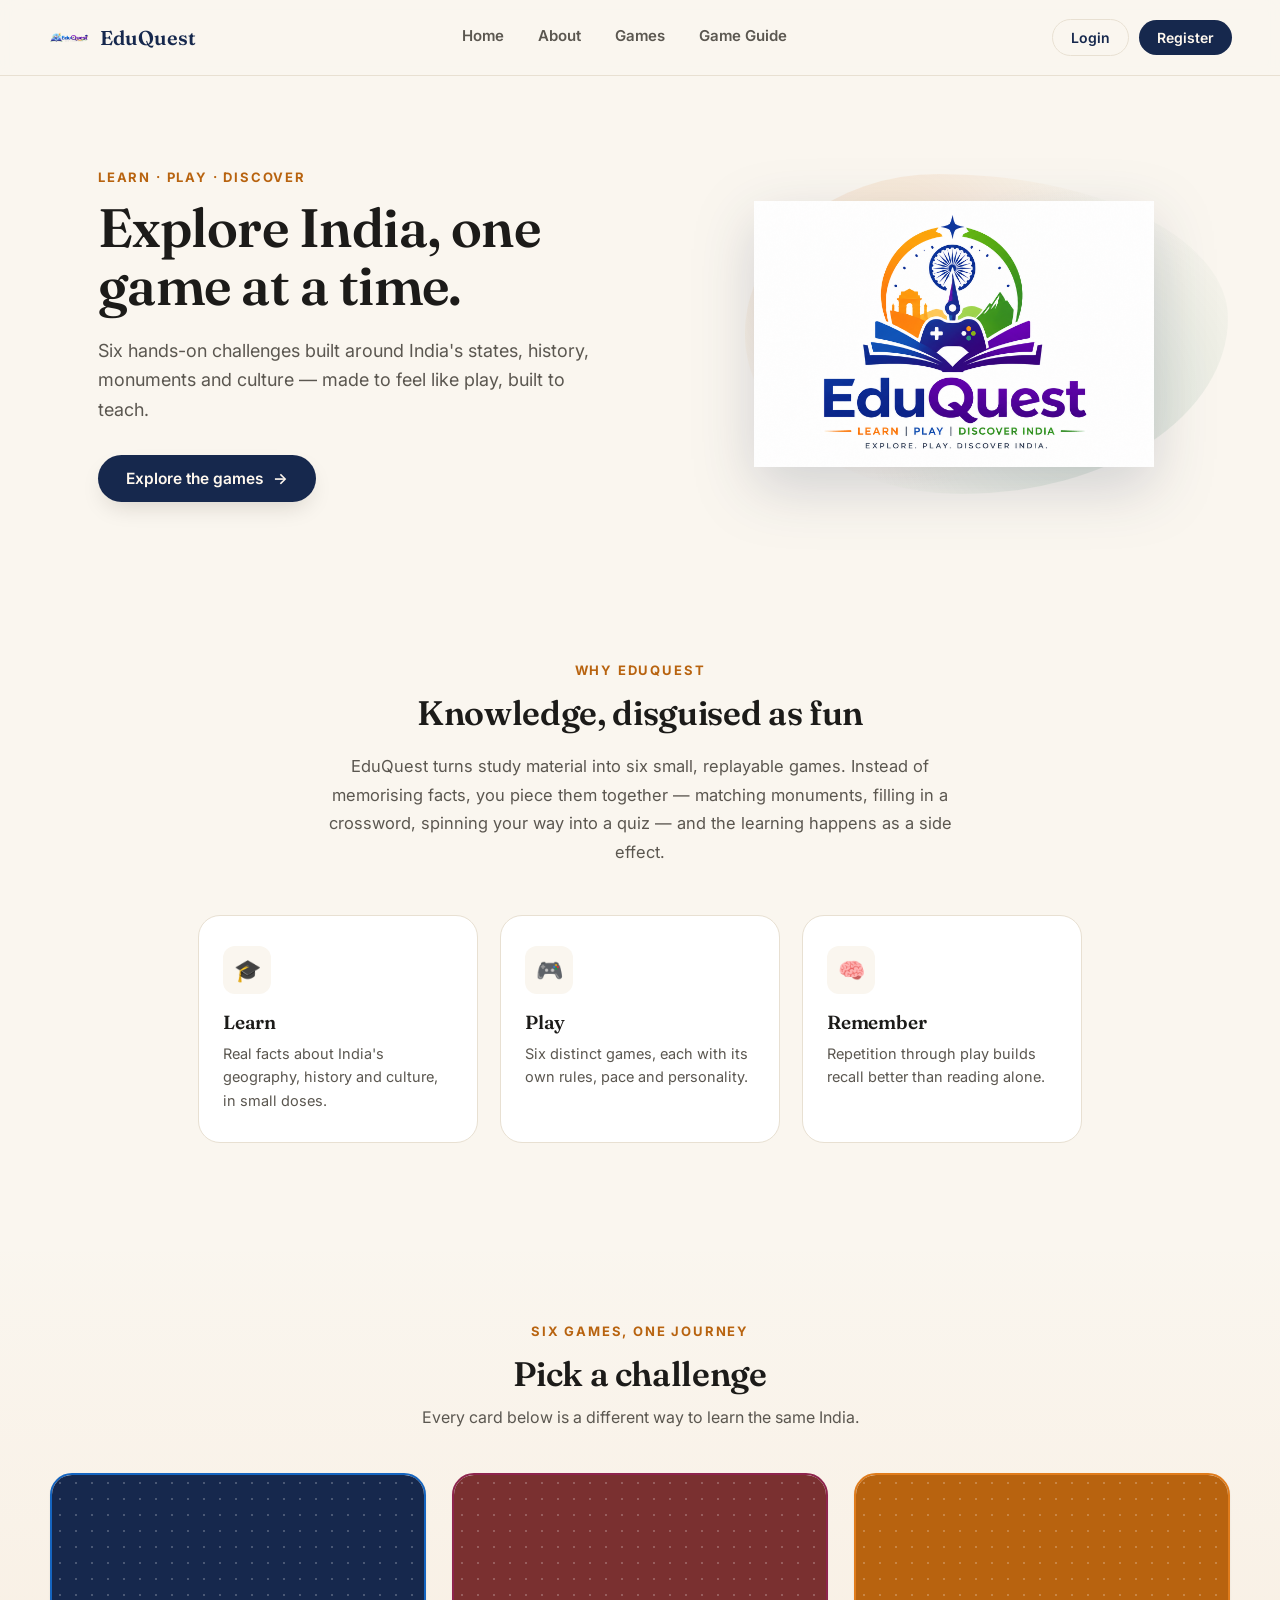
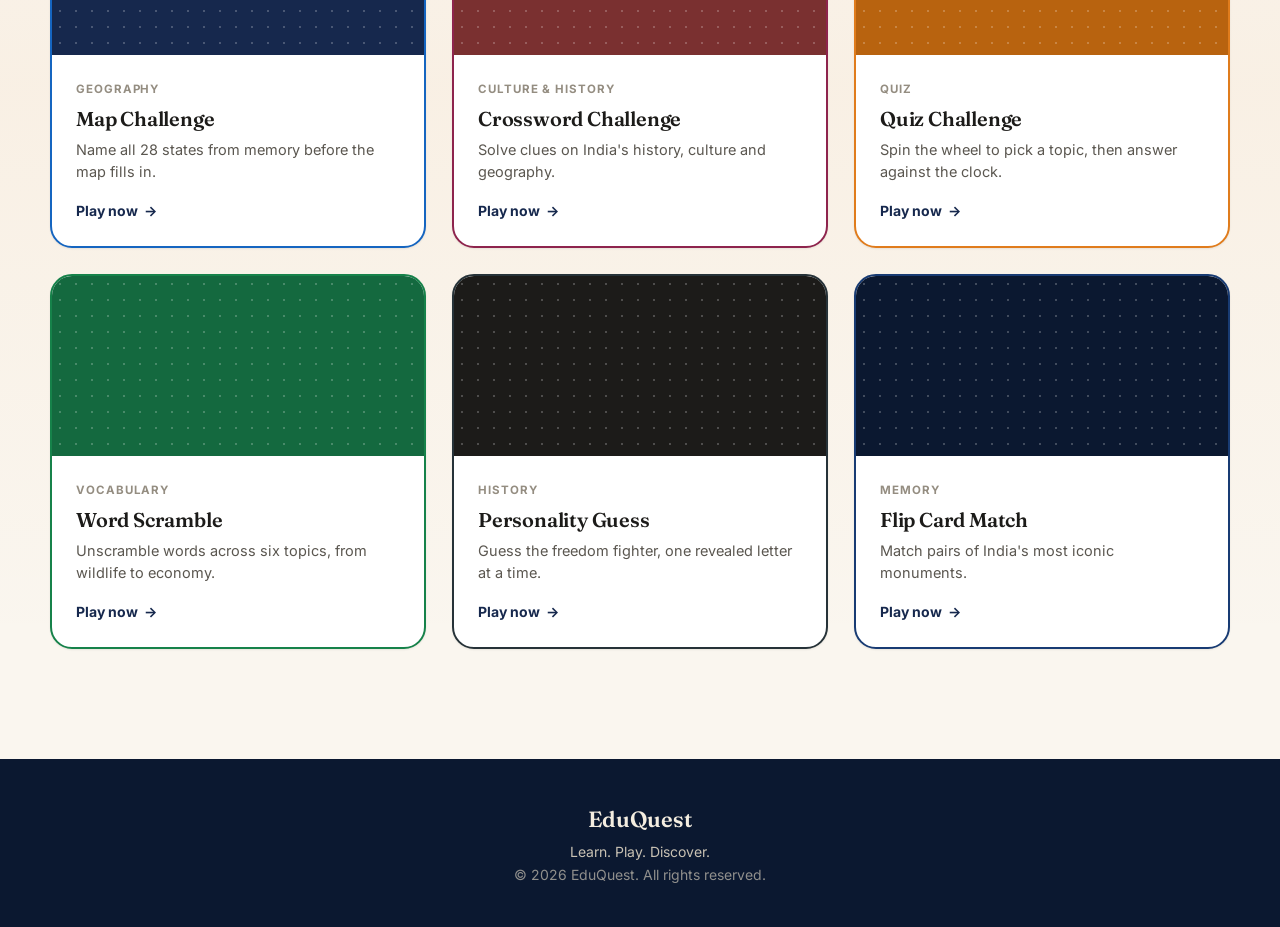
<file: EduQuest/home/index.html>
<!DOCTYPE html>
<html lang="en">

<head>

<meta charset="UTF-8">

<meta name="viewport" content="width=device-width, initial-scale=1.0">

<title>EduQuest</title>

<link rel="icon" type="image/png" href="images/logo.png">

<link rel="preconnect" href="https://fonts.googleapis.com">

<link rel="preconnect" href="https://fonts.gstatic.com" crossorigin>

<link href="https://fonts.googleapis.com/css2?family=Fraunces:opsz,wght@9..144,500;9..144,600;9..144,700&family=Inter:wght@400;500;600;700&display=swap" rel="stylesheet">

<link rel="stylesheet" href="css/style.css">

<link rel="stylesheet" href="../assets/css/site-theme.css">

</head>


<body class="landing-page">


<!-- Header -->

<header class="site-header">

    <div class="logo">

        <img src="images/logo.png" alt="EduQuest logo">

        <span class="logo-word">EduQuest</span>

    </div>


    <nav>

        <a href="#home">Home</a>

        <a href="#about">About</a>

        <a href="#games">Games</a>

        <a href="instructions.html">Game Guide</a>

    </nav>


    <div class="account" id="account-area">

        <a href="login.php" class="account-login">
            Login
        </a>

        <a href="register.php" class="account-register">
            Register
        </a>

    </div>

</header>



<!-- Home -->

<section id="home" class="hero">

    <div class="hero-content">

        <p class="eyebrow">
            Learn &middot; Play &middot; Discover
        </p>


        <h1>
            Explore India, one game at a time.
        </h1>


        <p class="hero-lede">

            Six hands-on challenges built around India's states,
            history, monuments and culture &mdash; made to feel
            like play, built to teach.

        </p>


        <a href="#games" class="btn btn-primary">

            Explore the games

            <span aria-hidden="true">
                &rarr;
            </span>

        </a>

    </div>


    <div class="hero-art" aria-hidden="true">

        <div class="hero-blob"></div>

        <img src="images/homeimg.png" alt="">

    </div>

</section>



<!-- About Us -->

<section id="about" class="about">

    <p class="eyebrow center">
        Why EduQuest
    </p>


    <h2>
        Knowledge, disguised as fun
    </h2>


    <p class="about-text">

        EduQuest turns study material into six small,
        replayable games.

        Instead of memorising facts, you piece them together
        &mdash; matching monuments, filling in a crossword,
        spinning your way into a quiz &mdash; and the learning
        happens as a side effect.

    </p>


    <div class="about-boxes">


        <div class="about-box">

            <span class="about-icon">
                🎓
            </span>

            <h3>
                Learn
            </h3>

            <p>
                Real facts about India's geography, history
                and culture, in small doses.
            </p>

        </div>



        <div class="about-box">

            <span class="about-icon">
                🎮
            </span>

            <h3>
                Play
            </h3>

            <p>
                Six distinct games, each with its own rules,
                pace and personality.
            </p>

        </div>



        <div class="about-box">

            <span class="about-icon">
                🧠
            </span>

            <h3>
                Remember
            </h3>

            <p>
                Repetition through play builds recall better
                than reading alone.
            </p>

        </div>

    </div>

</section>



<!-- Games -->

<section id="games" class="games">

    <p class="eyebrow center">
        Six games, one journey
    </p>


    <h2>
        Pick a challenge
    </h2>


    <p class="games-subtitle">
        Every card below is a different way to learn the same India.
    </p>



    <div class="game-cards">


        <!-- Map -->

        <a class="game-card"
           data-accent="navy"
           href="../games/states/index.html">

            <div class="card-media">

                <video autoplay muted loop playsinline>

                    <source
                        src="images/mapvideo.mp4"
                        type="video/mp4">

                </video>

            </div>


            <div class="card-content">

                <span class="card-tag">
                    Geography
                </span>


                <h3>
                    Map Challenge
                </h3>


                <p>
                    Name all 28 states from memory before
                    the map fills in.
                </p>


                <span class="card-cta">

                    Play now

                    <span aria-hidden="true">
                        &rarr;
                    </span>

                </span>

            </div>

        </a>



        <!-- Crossword -->

        <a class="game-card"
           data-accent="maroon"
           href="../games/crossword/index.html">

            <div class="card-media">

                <video autoplay muted loop playsinline>

                    <source
                        src="images/crosswordvideo.mp4"
                        type="video/mp4">

                </video>

            </div>


            <div class="card-content">

                <span class="card-tag">
                    Culture &amp; history
                </span>


                <h3>
                    Crossword Challenge
                </h3>


                <p>
                    Solve clues on India's history,
                    culture and geography.
                </p>


                <span class="card-cta">

                    Play now

                    <span aria-hidden="true">
                        &rarr;
                    </span>

                </span>

            </div>

        </a>



        <!-- Quiz -->

        <a class="game-card"
           data-accent="saffron"
           href="../games/quiz/index.html">

            <div class="card-media">

                <video autoplay muted loop playsinline>

                    <source
                        src="images/quizvideo.mp4"
                        type="video/mp4">

                </video>

            </div>


            <div class="card-content">

                <span class="card-tag">
                    Quiz
                </span>


                <h3>
                    Quiz Challenge
                </h3>


                <p>
                    Spin the wheel to pick a topic,
                    then answer against the clock.
                </p>


                <span class="card-cta">

                    Play now

                    <span aria-hidden="true">
                        &rarr;
                    </span>

                </span>

            </div>

        </a>



        <!-- Scramble -->

        <a class="game-card"
           data-accent="green"
           href="../games/scramble/index.html">

            <div class="card-media">

                <video autoplay muted loop playsinline>

                    <source
                        src="images/scramblevideo.mp4"
                        type="video/mp4">

                </video>

            </div>


            <div class="card-content">

                <span class="card-tag">
                    Vocabulary
                </span>


                <h3>
                    Word Scramble
                </h3>


                <p>
                    Unscramble words across six topics,
                    from wildlife to economy.
                </p>


                <span class="card-cta">

                    Play now

                    <span aria-hidden="true">
                        &rarr;
                    </span>

                </span>

            </div>

        </a>



        <!-- Personality -->

        <a class="game-card"
           data-accent="ink"
           href="../games/hangman/index.html">

            <div class="card-media">

                <video autoplay muted loop playsinline>

                    <source
                        src="images/hangmanvideo.mp4"
                        type="video/mp4">

                </video>

            </div>


            <div class="card-content">

                <span class="card-tag">
                    History
                </span>


                <h3>
                    Personality Guess
                </h3>


                <p>
                    Guess the freedom fighter, one revealed
                    letter at a time.
                </p>


                <span class="card-cta">

                    Play now

                    <span aria-hidden="true">
                        &rarr;
                    </span>

                </span>

            </div>

        </a>



        <!-- Flip Card -->

        <a class="game-card"
           data-accent="navy-deep"
           href="../games/monuments/index.html">

            <div class="card-media">

                <video autoplay muted loop playsinline>

                    <source
                        src="images/monumentsvideo.mp4"
                        type="video/mp4">

                </video>

            </div>


            <div class="card-content">

                <span class="card-tag">
                    Memory
                </span>


                <h3>
                    Flip Card Match
                </h3>


                <p>
                    Match pairs of India's most iconic
                    monuments.
                </p>


                <span class="card-cta">

                    Play now

                    <span aria-hidden="true">
                        &rarr;
                    </span>

                </span>

            </div>

        </a>


    </div>

</section>



<!-- Footer -->

<footer>

    <div class="footer-logo">
         EduQuest
    </div>


    <p>
        Learn. Play. Discover.
    </p>


    <p class="footer-fine">
        &copy; 2026 EduQuest. All rights reserved.
    </p>

</footer>



<script src="js/eduquest-data.js"></script>
<script src="js/site-auth.js"></script>

</body>

</html>
</file>
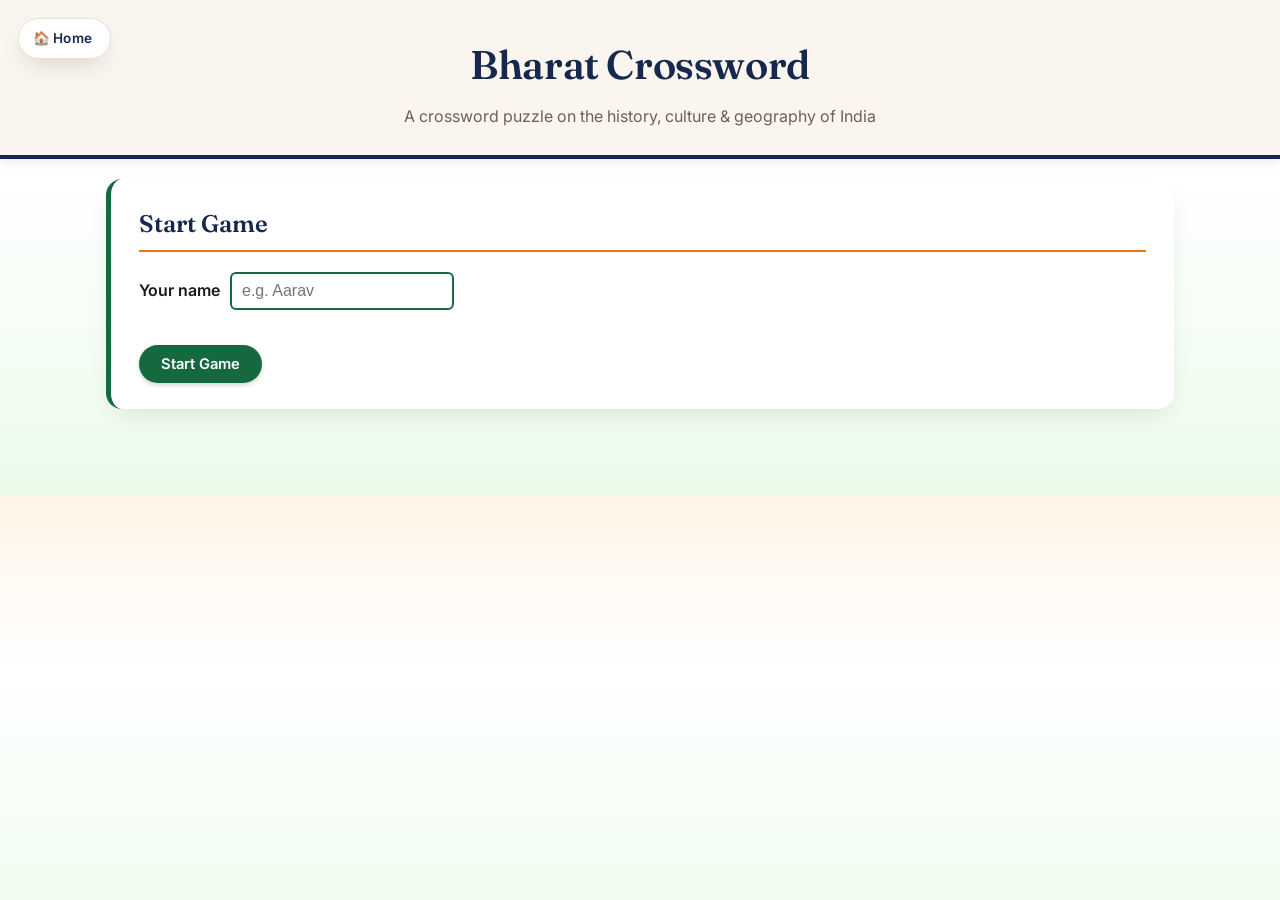
<file: EduQuest/games/crossword/index.html>
<!DOCTYPE html>
<html lang="en">
<head>
<meta charset="UTF-8">
<meta name="viewport" content="width=device-width, initial-scale=1.0">
<title>Bharat Crossword - An India Quiz Crossword</title>
<link rel="preconnect" href="https://fonts.googleapis.com">
<link rel="preconnect" href="https://fonts.gstatic.com" crossorigin>
<link href="https://fonts.googleapis.com/css2?family=Fraunces:opsz,wght@9..144,500;9..144,600;9..144,700&family=Inter:wght@400;500;600;700&display=swap" rel="stylesheet">
<link rel="stylesheet" href="css/style.css">
<link rel="stylesheet" href="../../assets/css/site-theme.css">
</head>
<body>
<a class="wtd-home-link" href="../../home/index.html">🏠 Home</a>

<header>
  <h1>Bharat Crossword</h1>
  <p class="tagline">A crossword puzzle on the history, culture &amp; geography of India</p>
</header>

<main>

  <section id="start-screen" aria-labelledby="start-heading">
    <h2 id="start-heading">Start Game</h2>
    <form id="name-form" novalidate>
      <label for="player-name">Your name</label>
      <input type="text" id="player-name" name="player-name" placeholder="e.g. Aarav" autocomplete="off" required>
      <span id="name-error" class="error-msg" role="alert"></span>
      <button type="submit" id="start-btn">Start Game</button>
    </form>
  </section>

  <section id="game-screen" class="hidden" aria-labelledby="game-heading">
    <h2 id="game-heading">Good luck, <span id="player-name-display"></span>!</h2>

    <div class="stats-bar">
      <table class="stats-table">
        <tr>
          <th scope="row">Time</th>
          <td id="timer">00:00</td>
          <th scope="row">Words placed</th>
          <td id="word-count">0 / 0</td>
          <th scope="row">Score</th>
          <td id="score">0</td>
        </tr>
      </table>
    </div>

    <div class="game-area">
      <div class="grid-wrapper">
        <table id="crossword-grid" class="crossword-grid" aria-label="Crossword grid"></table>
        <div class="controls">
          <button type="button" id="check-btn">Check Answers</button>
          <button type="button" id="reveal-btn">Reveal a Letter</button>
          <button type="button" id="new-puzzle-btn">New Puzzle</button>
        </div>
      </div>

      <div class="clues-panel">
        <div class="clue-block">
          <h3>Across</h3>
          <ol id="across-clues" class="clue-list"></ol>
        </div>
        <div class="clue-block">
          <h3>Down</h3>
          <ol id="down-clues" class="clue-list"></ol>
        </div>
      </div>
    </div>

    <p id="feedback-msg" class="feedback-msg" role="status" aria-live="polite"></p>
  </section>

</main>

<script src="js/script.js"></script>
<script src="../../home/js/eduquest-data.js"></script>
</body>
</html>
</file>
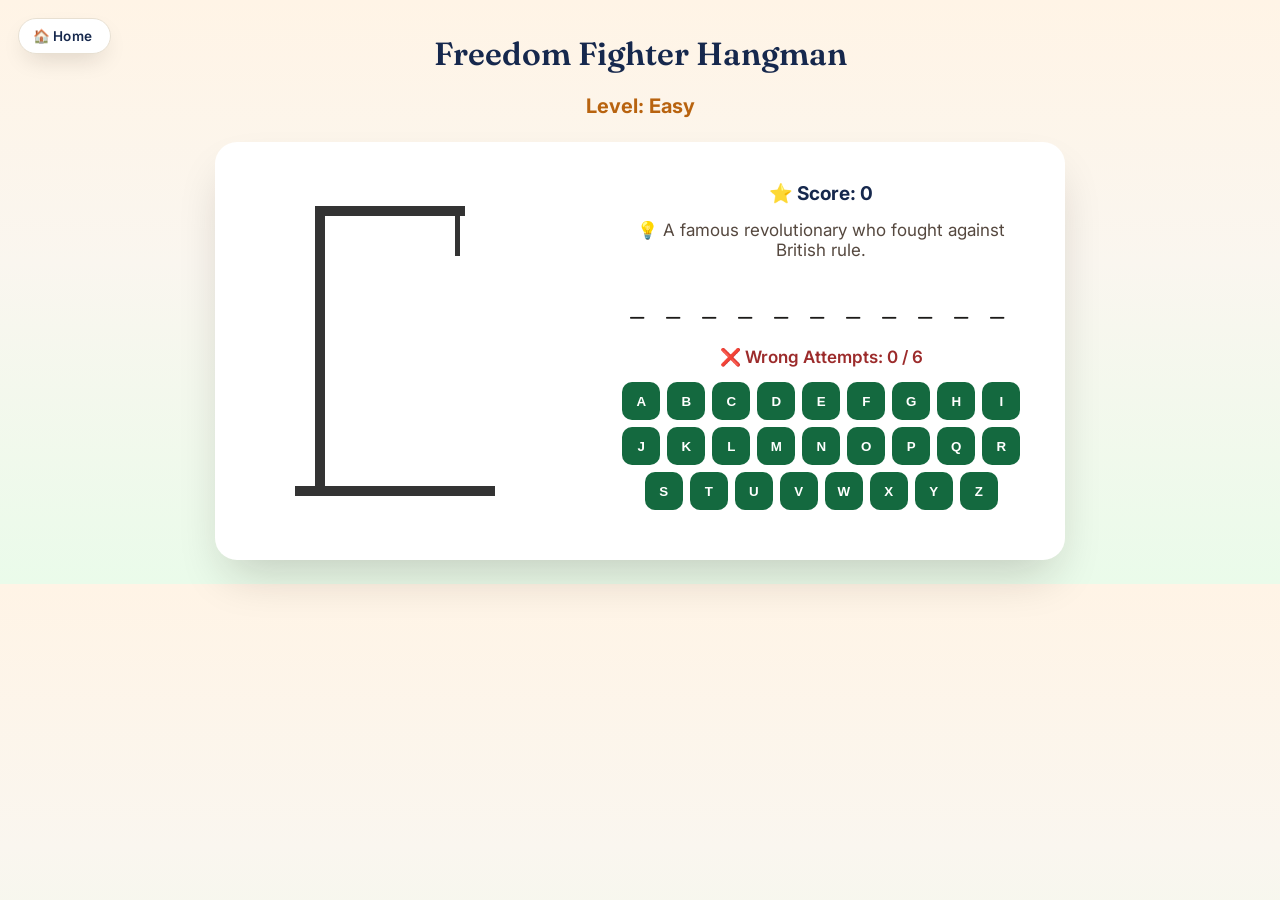
<file: EduQuest/games/hangman/index.html>
<!DOCTYPE html>
<html lang="en">
<head>
    <meta charset="UTF-8">
    <meta name="viewport" content="width=device-width, initial-scale=1.0">

    <title>🇮🇳 Freedom Fighter Hangman</title>

    <link rel="preconnect" href="https://fonts.googleapis.com">
    <link rel="preconnect" href="https://fonts.gstatic.com" crossorigin>
    <link href="https://fonts.googleapis.com/css2?family=Fraunces:opsz,wght@9..144,500;9..144,600;9..144,700&family=Inter:wght@400;500;600;700&display=swap" rel="stylesheet">

    <style>
        * {
            box-sizing: border-box;
        }

        body {
            margin: 0;
            font-family: "Inter", "Segoe UI", Verdana, Arial, sans-serif;
            text-align: center;
            background: linear-gradient(180deg, #fff4e6 0%, #faf6ef 45%, #eafbea 100%);
        }

        h1 {
            font-family: "Fraunces", Georgia, serif;
            font-weight: 600;
            color: #16284d;
            margin-top: 34px;
            font-size: 2rem;
        }

        .level {
            font-size: 20px;
            font-weight: 700;
            margin: 10px;
            color: #b8630f;
        }

        .game {
            width: 850px;
            max-width: 95%;
            margin: 24px auto;
            padding: 30px;

            background: white;
            border-radius: 22px;

            box-shadow: 0 24px 48px -12px rgba(28,22,12,0.2);

            display: flex;
            gap: 30px;
            justify-content: center;
            align-items: center;
        }

        

        .hangman {
            width: 350px;
            height: 350px;
            position: relative;
        }

        .gallow {
            position: absolute;
            left: 50px;
            bottom: 30px;
            width: 200px;
            height: 10px;
            background: #333;
        }

        .pole {
            position: absolute;
            left: 70px;
            bottom: 30px;
            width: 10px;
            height: 280px;
            background: #333;
        }

        .top {
            position: absolute;
            left: 70px;
            top: 30px;
            width: 150px;
            height: 10px;
            background: #333;
        }

        .rope {
            position: absolute;
            left: 210px;
            top: 30px;
            width: 5px;
            height: 50px;
            background: #333;
        }

        .part {
            display: none;
        }

        .show {
            display: block;
        }

        .head {
            position: absolute;
            left: 185px;
            top: 80px;
            width: 55px;
            height: 55px;
            border: 5px solid #333;
            border-radius: 50%;
        }

        .body {
            position: absolute;
            left: 210px;
            top: 135px;
            width: 5px;
            height: 80px;
            background: #333;
        }

        .left-arm {
            position: absolute;
            left: 170px;
            top: 150px;
            width: 45px;
            height: 5px;
            background: #333;
            transform: rotate(-35deg);
        }

        .right-arm {
            position: absolute;
            left: 210px;
            top: 150px;
            width: 45px;
            height: 5px;
            background: #333;
            transform: rotate(35deg);
        }

        .left-leg {
            position: absolute;
            left: 175px;
            top: 205px;
            width: 55px;
            height: 5px;
            background: #333;
            transform: rotate(-55deg);
        }

        .right-leg {
            position: absolute;
            left: 210px;
            top: 205px;
            width: 55px;
            height: 5px;
            background: #333;
            transform: rotate(55deg);
        }

        

        .content {
            width: 450px;
        }

        .score {
            font-size: 19px;
            font-weight: 700;
            color: #16284d;
            margin: 10px;
        }

        .hint {
            font-size: 17px;
            color: #55483f;
            margin: 15px;
        }

        #word {
            font-family: "Fraunces", Georgia, serif;
            font-size: 30px;
            letter-spacing: 8px;
            font-weight: 600;
            color: #1c1b19;
            margin: 25px 0;
        }

        .wrong {
            color: #9c2b2b;
            font-size: 17px;
            font-weight: 600;
            margin: 15px;
        }

        #letters {
            display: flex;
            flex-wrap: wrap;
            justify-content: center;
            gap: 7px;
        }

        .letter {
            width: 38px;
            height: 38px;
            border: none;
            border-radius: 10px;
            background: #14693f;
            color: white;
            font-family: "Inter", inherit;
            font-weight: 700;
            cursor: pointer;
            transition: transform 0.15s ease, background 0.15s ease;
        }

        .letter:hover {
            background: #0d4c2d;
            transform: translateY(-2px);
        }

        .letter:disabled {
            background: #d8d2c4;
            color: #948d81;
            cursor: not-allowed;
            transform: none;
        }

        #message {
            font-size: 19px;
            font-weight: 700;
            color: #16284d;
            margin: 20px;
        }

        button.next {
            padding: 13px 28px;
            border: none;
            border-radius: 999px;
            background: #16284d;
            color: white;
            font-family: "Inter", inherit;
            font-size: 15.5px;
            font-weight: 600;
            cursor: pointer;
            display: none;
            transition: transform 0.18s ease, background 0.18s ease;
        }

        button.next:hover {
            background: #0b1830;
            transform: translateY(-2px);
        }

        @media(max-width: 700px) {

            .game {
                flex-direction: column;
            }

            .hangman {
                transform: scale(0.8);
            }

            .content {
                width: 100%;
            }
        }
    </style>
<link rel="stylesheet" href="../../assets/css/site-theme.css">
</head>

<body>
<a class="wtd-home-link" href="../../home/index.html">🏠 Home</a>

    <h1>Freedom Fighter Hangman</h1>

    <div class="level">
        Level: <span id="level">Easy</span>
    </div>

    <div class="game">

        
        <div class="hangman">

            <div class="gallow"></div>
            <div class="pole"></div>
            <div class="top"></div>
            <div class="rope"></div>

            
            <div id="head" class="part head"></div>
            <div id="body" class="part body"></div>
            <div id="leftArm" class="part left-arm"></div>
            <div id="rightArm" class="part right-arm"></div>
            <div id="leftLeg" class="part left-leg"></div>
            <div id="rightLeg" class="part right-leg"></div>

        </div>

        
        <div class="content">

            <div class="score">
                ⭐ Score: <span id="score">0</span>
            </div>

            <div class="hint">
                💡 <span id="hint"></span>
            </div>

            <div id="word"></div>

            <div class="wrong">
                ❌ Wrong Attempts:
                <span id="wrong">0</span> / 6
            </div>

            <div id="letters"></div>

            <div id="message"></div>

            <button class="next" id="next" onclick="nextGame()">
                Next Freedom Fighter →
            </button>

        </div>

    </div>

    <script>
const levels = {
    Easy: [ {
        name: "BHAGAT SINGH",
        hint: "A famous revolutionary who fought against British rule."
    }, {
        name: "LALA LAJPAT RAI",
        hint: "Known as the Lion of Punjab."
    }, {
        name: "SAROJINI NAIDU",
        hint: "Known as the Nightingale of India."
    }, {
        name: "MAHATMA GANDHI",
        hint: "He led the Dandi March and promoted non-violence."
    }, {
        name: "ANNIE BESANT",
        hint: "She supported India's freedom movement and Home Rule."
    } ],
    Medium: [ {
        name: "RANI LAKSHMIBAI",
        hint: "The famous queen of Jhansi who fought in the 1857 revolt."
    }, {
        name: "SUBHAS CHANDRA BOSE",
        hint: "He was popularly known as Netaji."
    }, {
        name: "RAJENDRA PRASAD",
        hint: "He became the first President of independent India."
    }, {
        name: "DADABHAI NAOROJI",
        hint: "Known as the Grand Old Man of India."
    }, {
        name: "MAULANA ABUL KALAM AZAD",
        hint: "A freedom fighter and important leader of the Indian National Congress."
    } ],
    Hard: [ {
        name: "CHANDRASHEKHAR AZAD",
        hint: "A revolutionary who fought against British rule."
    }, {
        name: "BAL GANGADHAR TILAK",
        hint: "He strongly advocated Swaraj."
    }, {
        name: "SARDAR VALLABHBHAI PATEL",
        hint: "Known as the Iron Man of India."
    }, {
        name: "JAWAHARLAL NEHRU",
        hint: "India's first Prime Minister after independence."
    }, {
        name: "MANGAL PANDEY",
        hint: "A soldier associated with the beginning of the 1857 revolt."
    } ]
};

const levelNames = [ "Easy", "Medium", "Hard" ];

let levelIndex = 0;

let fighterIndex = 0;

let current;

let guessed = [];

let wrong = 0;

let score = 0;
let scoreSaved = false;

const maxWrong = 6;

function newGame() {
    const levelName = levelNames[levelIndex];
    const fighters = levels[levelName];
    current = fighters[fighterIndex];
    guessed = [];
    wrong = 0;
    document.getElementById("level").textContent = levelName;
    document.getElementById("wrong").textContent = wrong;
    document.getElementById("hint").textContent = current.hint;
    document.getElementById("message").textContent = "";
    document.getElementById("next").style.display = "none";
    hideHangman();
    createLetters();
    displayWord();
}

function displayWord() {
    let result = "";
    for (let char of current.name) {
        if (char === " ") {
            result += "   ";
        } else if (guessed.includes(char)) {
            result += char + " ";
        } else {
            result += "_ ";
        }
    }
    document.getElementById("word").textContent = result;
    checkWin();
}

function createLetters() {
    const container = document.getElementById("letters");
    container.innerHTML = "";
    for (let i = 65; i <= 90; i++) {
        let letter = String.fromCharCode(i);
        let button = document.createElement("button");
        button.textContent = letter;
        button.className = "letter";
        button.onclick = function() {
            guessLetter(letter, button);
        };
        container.appendChild(button);
    }
}

function guessLetter(letter, button) {
    button.disabled = true;
    if (current.name.includes(letter)) {
        guessed.push(letter);
        displayWord();
    } else {
        wrong++;
        document.getElementById("wrong").textContent = wrong;
        showHangmanPart(wrong);
        if (wrong === maxWrong) {
            loseGame();
        }
    }
}

function showHangmanPart(number) {
    if (number === 1) document.getElementById("head").classList.add("show");
    if (number === 2) document.getElementById("body").classList.add("show");
    if (number === 3) document.getElementById("leftArm").classList.add("show");
    if (number === 4) document.getElementById("rightArm").classList.add("show");
    if (number === 5) document.getElementById("leftLeg").classList.add("show");
    if (number === 6) document.getElementById("rightLeg").classList.add("show");
}

function hideHangman() {
    const parts = document.querySelectorAll(".part");
    parts.forEach(part => {
        part.classList.remove("show");
    });
}

function checkWin() {
    let complete = true;
    for (let char of current.name) {
        if (char !== " " && !guessed.includes(char)) {
            complete = false;
            break;
        }
    }
    if (complete) {
        score++;
        document.getElementById("score").textContent = score;
        document.getElementById("message").textContent = "🎉 Correct! You saved the freedom fighter!";
        disableLetters();
        document.getElementById("next").style.display = "inline-block";
    }
}

function loseGame() {
    document.getElementById("message").textContent = "❌ Game Over! The answer was " + current.name;
    disableLetters();
    document.getElementById("next").style.display = "inline-block";
}

function nextGame() {
    fighterIndex++;
    const currentLevel = levelNames[levelIndex];
    const totalFighters = levels[currentLevel].length;
    if (fighterIndex >= totalFighters) {
        levelIndex++;
        fighterIndex = 0;
        if (levelIndex >= levelNames.length) {
            document.getElementById("level").textContent = "🏆 Completed!";
            document.getElementById("word").textContent = "";
            document.getElementById("hint").textContent = "";
            document.getElementById("letters").innerHTML = "";
            document.getElementById("message").textContent = "🎉 Congratulations! You completed all 15 freedom fighters!";
            if (!scoreSaved && typeof EduQuestData !== "undefined") { scoreSaved = true; EduQuestData.saveScore("hangman", score); }
            document.getElementById("next").style.display = "none";
            return;
        }
        const newLevel = levelNames[levelIndex];
        document.getElementById("message").textContent = "🎊 Great! You unlocked " + newLevel + " Level!";
    }
    newGame();
}

function disableLetters() {
    const buttons = document.querySelectorAll(".letter");
    buttons.forEach(button => {
        button.disabled = true;
    });
}

newGame();</script>

<script src="../../home/js/eduquest-data.js"></script>
</body>
</html>
</file>
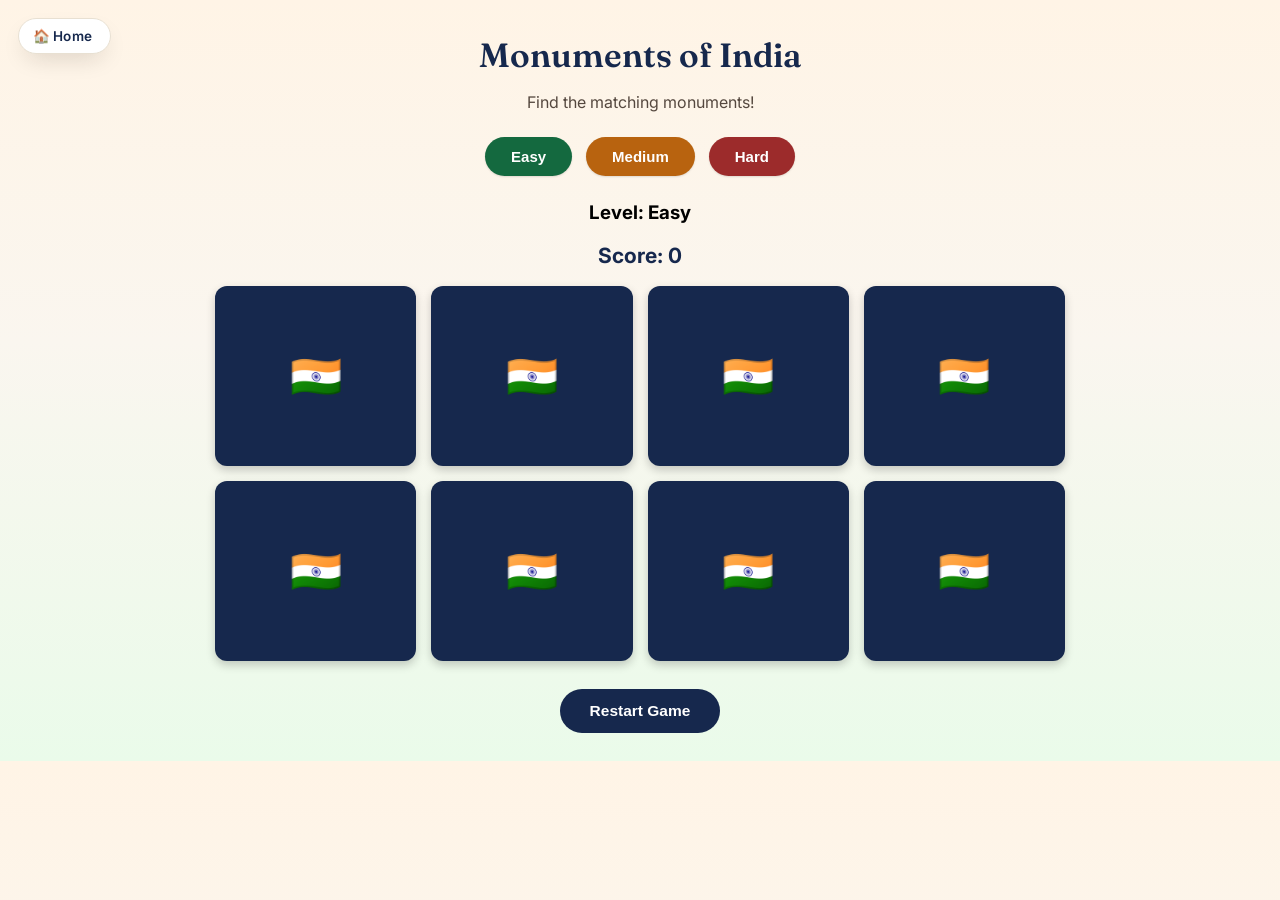
<file: EduQuest/games/monuments/index.html>
<!DOCTYPE html>
<html lang="en">

<head>
    <meta charset="UTF-8">
    <meta name="viewport" content="width=device-width, initial-scale=1.0">

    <title>Monuments of India - Memory Game</title>

    <link rel="preconnect" href="https://fonts.googleapis.com">
    <link rel="preconnect" href="https://fonts.gstatic.com" crossorigin>
    <link href="https://fonts.googleapis.com/css2?family=Fraunces:opsz,wght@9..144,500;9..144,600;9..144,700&family=Inter:wght@400;500;600;700&display=swap" rel="stylesheet">

    <style>

        * {
            box-sizing: border-box;
        }

        body {
            margin: 0;
            font-family: "Inter", "Segoe UI", Verdana, Arial, sans-serif;
            background: linear-gradient(180deg, #fff4e6 0%, #faf6ef 45%, #eafbea 100%);
            text-align: center;
        }

        h1 {
            margin-top: 34px;
            margin-bottom: 4px;
            font-family: "Fraunces", Georgia, serif;
            font-weight: 600;
            color: #16284d;
            font-size: 2.1rem;
        }

        .subtitle {
            color: #55483f;
            margin-bottom: 20px;
        }

        

        .levels {
            margin: 20px;
        }

        .level-btn {
            padding: 11px 26px;
            margin: 5px;
            border: none;
            border-radius: 999px;
            color: white;
            font-family: "Inter", inherit;
            font-size: 15px;
            font-weight: 600;
            cursor: pointer;
            transition: transform 0.18s ease, box-shadow 0.18s ease, background 0.18s ease;
            box-shadow: 0 1px 2px rgba(0, 0, 0, 0.12);
        }

        .easy {
            background: #14693f;
        }

        .easy:hover {
            background: #0d4c2d;
        }

        .medium {
            background: #b8630f;
        }

        .medium:hover {
            background: #94500c;
        }

        .hard {
            background: #9c2b2b;
        }

        .hard:hover {
            background: #7a2020;
        }

        .level-btn:hover {
            transform: translateY(-2px);
            box-shadow: 0 8px 16px -4px rgba(0, 0, 0, 0.25);
        }

        .score {
            font-size: 21px;
            font-weight: 700;
            color: #16284d;
            margin: 18px;
        }

        

        #game {
            width: 850px;
            max-width: 95%;
            margin: auto;

            display: grid;
            grid-template-columns: repeat(4, 1fr);
            gap: 15px;
        }

        .card {
            height: 180px;
            perspective: 1000px;
            cursor: pointer;
        }

        .card-inner {
            width: 100%;
            height: 100%;
            position: relative;

            transition: transform 0.6s;
            transform-style: preserve-3d;
        }

        .card.flipped .card-inner {
            transform: rotateY(180deg);
        }

        .front,
        .back {
            width: 100%;
            height: 100%;

            position: absolute;
            backface-visibility: hidden;

            border-radius: 12px;
            overflow: hidden;

            box-shadow: 0 4px 10px rgba(0, 0, 0, 0.2);
        }

        

        .back {
            background: #16284d;

            display: flex;
            align-items: center;
            justify-content: center;

            font-size: 42px;
            color: white;
        }

        .front {
            background: white;
            transform: rotateY(180deg);
        }

        .front img {
            width: 100%;
            height: 140px;
            object-fit: cover;
        }

        .front p {
            margin: 10px 8px;
            font-family: "Fraunces", Georgia, serif;
            font-weight: 600;
            color: #1c1b19;
        }

        .restart {
            margin: 28px;
            padding: 13px 30px;

            border: none;
            border-radius: 999px;

            background: #16284d;
            color: white;
            font-family: "Inter", inherit;
            font-size: 15.5px;
            font-weight: 600;
            cursor: pointer;
            transition: transform 0.18s ease, background 0.18s ease;
        }

        .restart:hover {
            background: #0b1830;
            transform: translateY(-2px);
        }

        

        @media (max-width: 600px) {

            #game {
                grid-template-columns: repeat(2, 1fr);
            }

            .card {
                height: 170px;
            }

        }

    </style>

<link rel="stylesheet" href="../../assets/css/site-theme.css">
</head>

<body>
<a class="wtd-home-link" href="../../home/index.html">🏠 Home</a>

    <h1>Monuments of India</h1>

    <p class="subtitle">
        Find the matching monuments!
    </p>

    

    <div class="levels">

        <button class="level-btn easy" onclick="startGame('easy')">
            Easy
        </button>

        <button class="level-btn medium" onclick="startGame('medium')">
            Medium
        </button>

        <button class="level-btn hard" onclick="startGame('hard')">
            Hard
        </button>

    </div>

    

    <h3>
        Level: <span id="level">Easy</span>
    </h3>

    

    <div class="score">

        Score:
        <span id="score">0</span>

    </div>

    

    <div id="game"></div>

    

    <button class="restart" onclick="restartGame()">
        Restart Game
    </button>

    <script>
const monuments = [ {
    name: "Taj Mahal",
    image: "images/tajmahal.jpg"
}, {
    name: "India Gate",
    image: "images/indiagate.jpg"
}, {
    name: "Qutub Minar",
    image: "images/qutubminar.jpg"
}, {
    name: "Red Fort",
    image: "images/redfort.jpg"
}, {
    name: "Gateway of India",
    image: "images/gatewayofindia.jpg"
}, {
    name: "Charminar",
    image: "images/charminar.jpg"
}, {
    name: "Hawa Mahal",
    image: "images/hawamahal.jpg"
}, {
    name: "Mysore Palace",
    image: "images/mysorepalace.jpg"
} ];

const levels = {
    easy: 4,
    medium: 6,
    hard: 8
};

let cards = [];

let firstCard = null;

let secondCard = null;

let score = 0;

let lockBoard = false;

let matchedPairs = 0;

let currentLevel = "easy";
let scoreSaved = false;

function startGame(level) {
    currentLevel = level;
    const game = document.getElementById("game");
    game.innerHTML = "";
    score = 0;
    scoreSaved = false;
    matchedPairs = 0;
    firstCard = null;
    secondCard = null;
    lockBoard = false;
    document.getElementById("score").textContent = score;
    document.getElementById("level").textContent = level.charAt(0).toUpperCase() + level.slice(1);
    const numberOfMonuments = levels[level];
    const selectedMonuments = monuments.slice(0, numberOfMonuments);
    cards = [ ...selectedMonuments, ...selectedMonuments ];
    cards.sort(() => Math.random() - .5);
    cards.forEach(monument => {
        const card = document.createElement("div");
        card.classList.add("card");
        card.dataset.name = monument.name;
        card.innerHTML = `\n\n                    <div class="card-inner">\n\n                        <div class="back">\n                            🇮🇳\n                        </div>\n\n                        <div class="front">\n\n                            <img\n                                src="${monument.image}"\n                                alt="${monument.name}"\n                            >\n\n                            <p>\n                                ${monument.name}\n                            </p>\n\n                        </div>\n\n                    </div>\n\n                `;
        card.addEventListener("click", flipCard);
        game.appendChild(card);
    });
}

function flipCard() {
    if (lockBoard) return;
    if (this === firstCard) return;
    if (this.classList.contains("matched")) return;
    this.classList.add("flipped");
    if (firstCard === null) {
        firstCard = this;
        return;
    }
    secondCard = this;
    checkMatch();
}

function checkMatch() {
    const match = firstCard.dataset.name === secondCard.dataset.name;
    if (match) {
        score++;
        matchedPairs++;
        document.getElementById("score").textContent = score;
        firstCard.classList.add("matched");
        secondCard.classList.add("matched");
        resetCards();
        const numberOfMonuments = levels[currentLevel];
        if (matchedPairs === numberOfMonuments) {
            if (typeof EduQuestData !== "undefined") { EduQuestData.saveScore("monuments", score); }
            setTimeout(() => {
                alert("🎉 Congratulations!\n\n" + "You completed the " + currentLevel + " level!\n\n" + "Your score: " + score);
            }, 500);
        }
    } else {
        lockBoard = true;
        setTimeout(() => {
            firstCard.classList.remove("flipped");
            secondCard.classList.remove("flipped");
            resetCards();
        }, 1e3);
    }
}

function resetCards() {
    firstCard = null;
    secondCard = null;
    lockBoard = false;
}

function restartGame() {
    startGame(currentLevel);
}

startGame("easy");</script>

<script src="../../home/js/eduquest-data.js"></script>
</body>

</html>
</file>
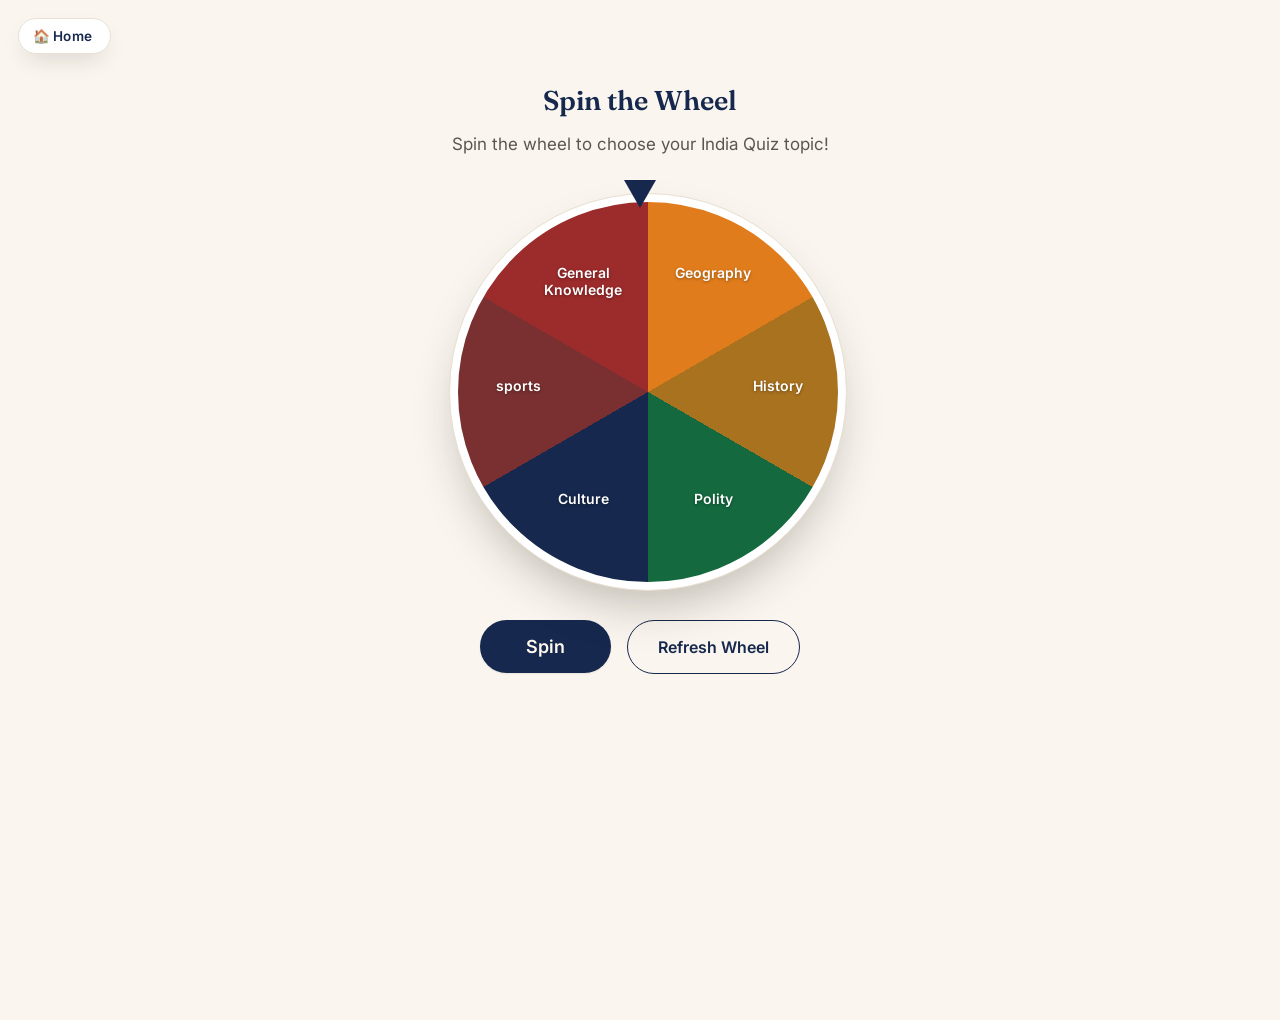
<file: EduQuest/games/quiz/index.html>
<!DOCTYPE html>
<html lang="en">

<head>
    <meta charset="UTF-8">
    <meta name="viewport" content="width=device-width, initial-scale=1.0">
    <title>EduQuest &mdash; Quiz Challenge</title>
    <link rel="preconnect" href="https://fonts.googleapis.com">
    <link rel="preconnect" href="https://fonts.gstatic.com" crossorigin>
    <link href="https://fonts.googleapis.com/css2?family=Fraunces:opsz,wght@9..144,500;9..144,600;9..144,700&family=Inter:wght@400;500;600;700&display=swap" rel="stylesheet">
    <link rel="stylesheet" href="css/style.css">
<link rel="stylesheet" href="../../assets/css/site-theme.css">
</head>

<body>
<a class="wtd-home-link" href="../../home/index.html">🏠 Home</a>

    <div class="spinwheel">

        <h2>Spin the Wheel</h2>
        <p>Spin the wheel to choose your India Quiz topic!</p>
        <div class="wheel-container">
            <div class="pointer"></div>
            <div class="wheel" id="wheel">
            
                <div class="section" data-topic="geography">Geography</div>
                <div class="section" data-topic="history">History</div>
                <div class="section" data-topic="polity">Polity</div>
                <div class="section" data-topic="culture">Culture</div>
                <div class="section" data-topic="sports">sports</div>
                <div class="section" data-topic="gk">General Knowledge</div>
            </div>
        </div>
        <button id="spinbutton">Spin</button>
        
<button id="refreshbutton">Refresh Wheel</button>
        <h3 id="result"></h3>

    </div>
    <script src="js/spin.js"></script>
</body>

</html>
</file>
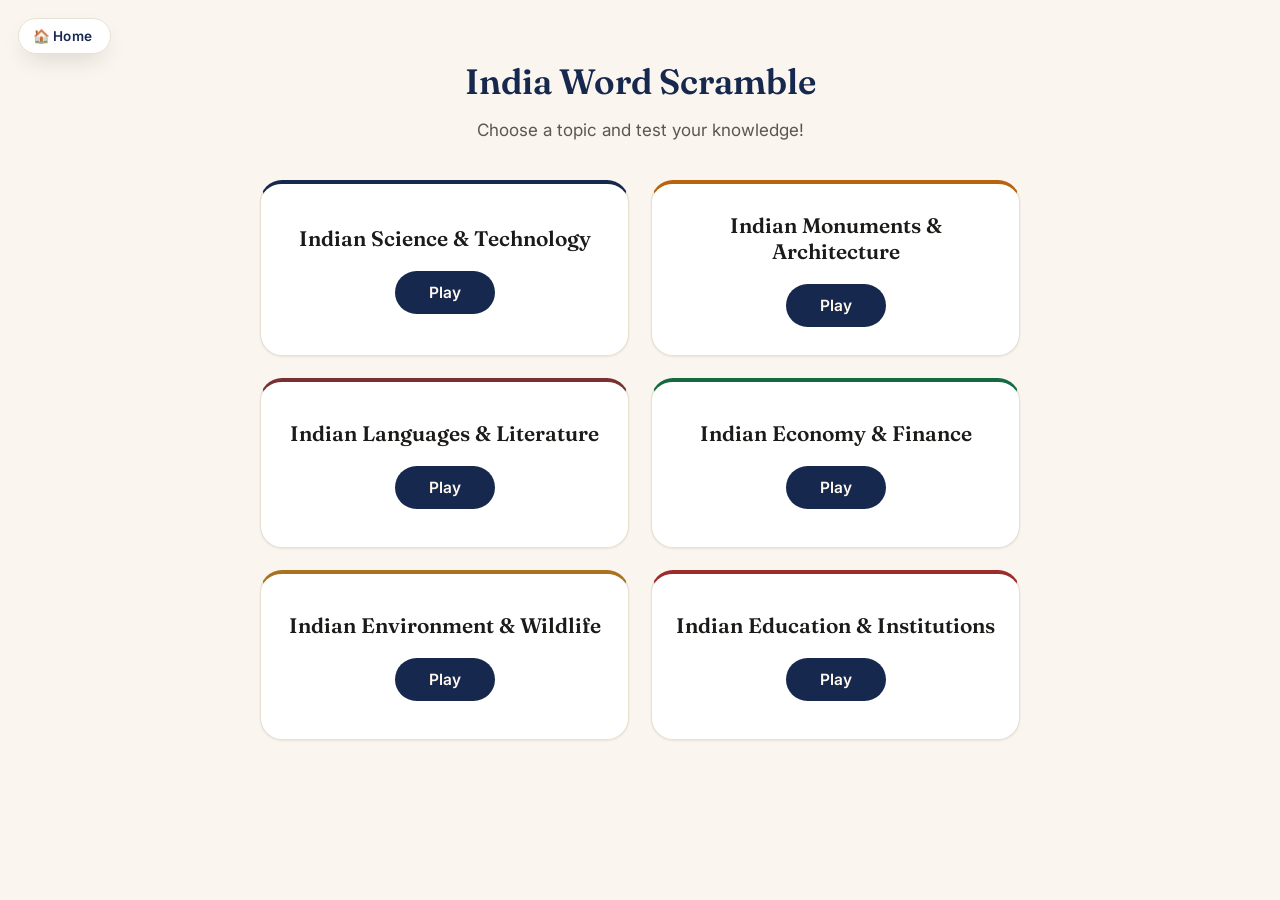
<file: EduQuest/games/scramble/index.html>
<!DOCTYPE html>
<html lang="en">

<head>

    <meta charset="UTF-8">

    <meta name="viewport" content="width=device-width, initial-scale=1.0">

    <title>EduQuest &mdash; Word Scramble</title>

    <link rel="preconnect" href="https://fonts.googleapis.com">
    <link rel="preconnect" href="https://fonts.gstatic.com" crossorigin>
    <link href="https://fonts.googleapis.com/css2?family=Fraunces:opsz,wght@9..144,500;9..144,600;9..144,700&family=Inter:wght@400;500;600;700&display=swap" rel="stylesheet">
    <link rel="stylesheet" href="css/style.css">

<link rel="stylesheet" href="../../assets/css/site-theme.css">
</head>

<body>
<a class="wtd-home-link" href="../../home/index.html">🏠 Home</a>

    <div class="scramble-page">

        <h1> India Word Scramble</h1>

        <p>Choose a topic and test your knowledge!</p>

        <div class="topics">

            

            <div class="topic-card">

                <h2>Indian Science & Technology</h2>

                <button onclick="window.location.href='play.html?topic=science'">
                    Play
                </button>

            </div>

            

            <div class="topic-card">

                <h2>Indian Monuments & Architecture</h2>

                <button onclick="window.location.href='play.html?topic=monuments'">
                    Play
                </button>

            </div>

            

            <div class="topic-card">

                <h2>Indian Languages & Literature</h2>

                <button onclick="window.location.href='play.html?topic=languages'">
                    Play
                </button>

            </div>

            

            <div class="topic-card">

                <h2>Indian Economy & Finance</h2>

                <button onclick="window.location.href='play.html?topic=economy'">
                    Play
                </button>

            </div>

            

            <div class="topic-card">

                <h2>Indian Environment & Wildlife</h2>

                <button onclick="window.location.href='play.html?topic=environment'">
                    Play
                </button>

            </div>

            

            <div class="topic-card">

                <h2>Indian Education & Institutions</h2>

                <button onclick="window.location.href='play.html?topic=education'">
                    Play
                </button>

            </div>

        </div>

    </div>

</body>

</html>
</file>
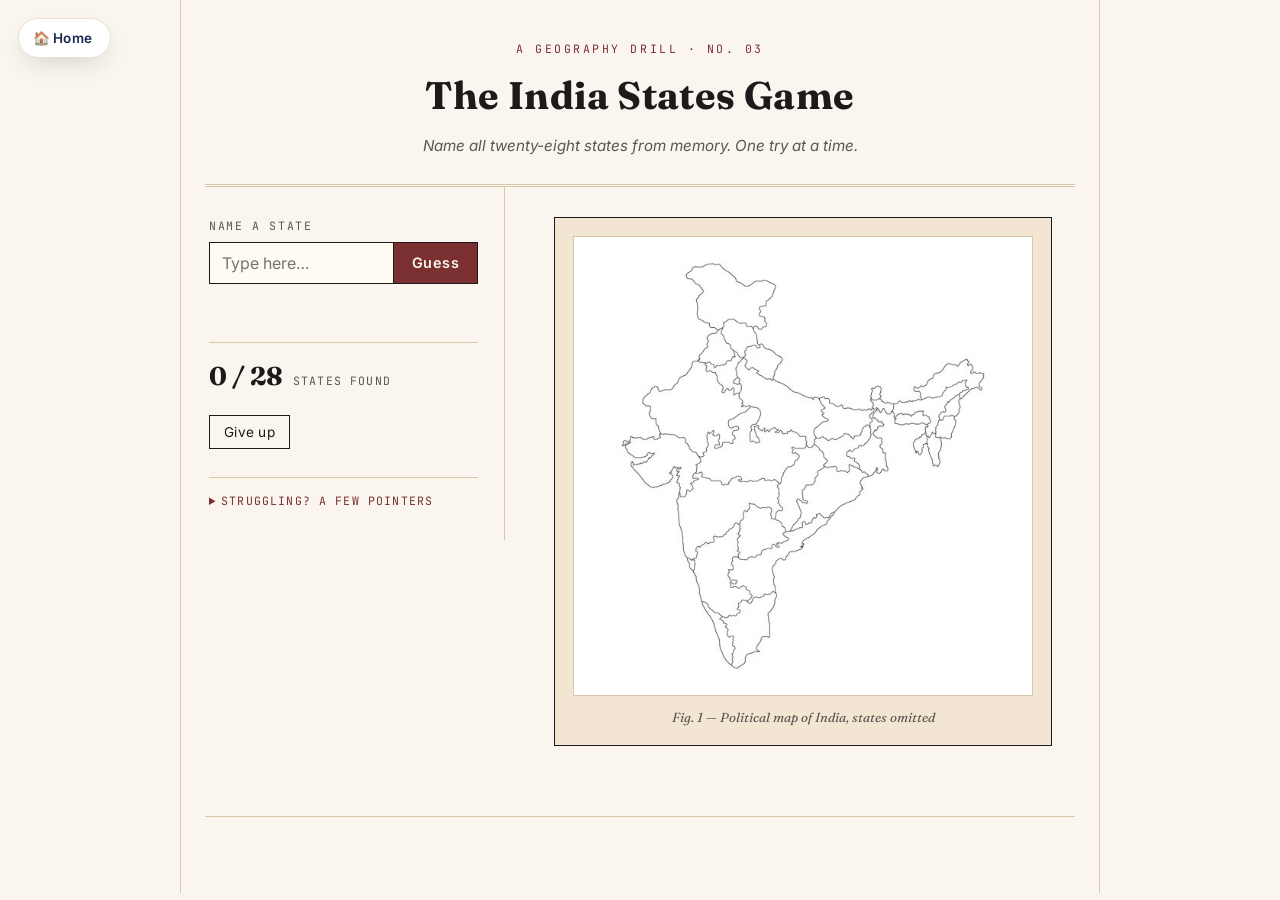
<file: EduQuest/games/states/index.html>
<!DOCTYPE html>
<html lang="en">
<head>
  <meta charset="UTF-8">
  <meta name="viewport" content="width=device-width, initial-scale=1.0">
  <title>India States Game</title>
  <link rel="preconnect" href="https://fonts.googleapis.com">
  <link rel="preconnect" href="https://fonts.gstatic.com" crossorigin>
  <link href="https://fonts.googleapis.com/css2?family=Fraunces:opsz,wght@9..144,500;9..144,600;9..144,700&family=Inter:wght@400;500;600;700&family=JetBrains+Mono:wght@500;700&display=swap" rel="stylesheet">
  <link rel="stylesheet" href="css/style.css">
<link rel="stylesheet" href="../../assets/css/site-theme.css">
</head>
<body>
<a class="wtd-home-link" href="../../home/index.html">🏠 Home</a>

  <div class="page">

    <header class="masthead">
      <p class="kicker">A Geography Drill &middot; No. 03</p>
      <h1>The India States Game</h1>
      <p class="subtitle">Name all twenty-eight states from memory. One try at a time.</p>
    </header>

    <main>

      <section class="control-panel" aria-label="Game controls">

        <form id="guess-form" autocomplete="off">
          <label for="guess-input">Name a state</label>
          <div class="input-row">
            <input type="text" id="guess-input" placeholder="Type here&hellip;" autofocus required>
            <button type="submit">Guess</button>
          </div>
        </form>

        <p id="feedback" class="feedback" role="status"></p>

        <div class="tally">
          <span class="tally-count" id="score">0 / 28</span>
          <span class="tally-label">states found</span>
        </div>

        <div class="control-buttons">
          <button id="give-up-btn" type="button" class="btn-outline">Give up</button>
          <button id="restart-btn" type="button" class="btn-outline hidden">Play again</button>
        </div>

        <details class="hint-box">
          <summary>Struggling? A few pointers</summary>
          <ul>
            <li>Spelling doesn't have to be perfect &mdash; capitalisation is ignored.</li>
            <li>The seven north-eastern states are the ones most people forget.</li>
            <li>Give up any time to see the full list of what you missed.</li>
          </ul>
        </details>

      </section>

      <section class="map-panel" aria-label="Map of India">
        <figure id="map-frame">
          <div id="map-container">
            <img id="map-img" src="assets/india-map.gif" alt="Blank outline map of India, states unmarked">
            
          </div>
          <figcaption>Fig. 1 &mdash; Political map of India, states omitted</figcaption>
        </figure>
      </section>

    </main>

    <section id="end-screen" class="hidden" aria-live="polite">
      <h2 id="end-title"></h2>
      <p class="end-note">States still worth learning:</p>
      <ul id="missed-list"></ul>
    </section>

    <footer>
      <!-- <p>Originally written as a Python turtle-graphics exercise; rebuilt here in HTML, CSS &amp; JavaScript.</p> -->
    </footer>

  </div>

  <script src="js/states.js"></script>
  <script src="js/script.js"></script>
<script src="../../home/js/eduquest-data.js"></script>
</body>
</html>
</file>
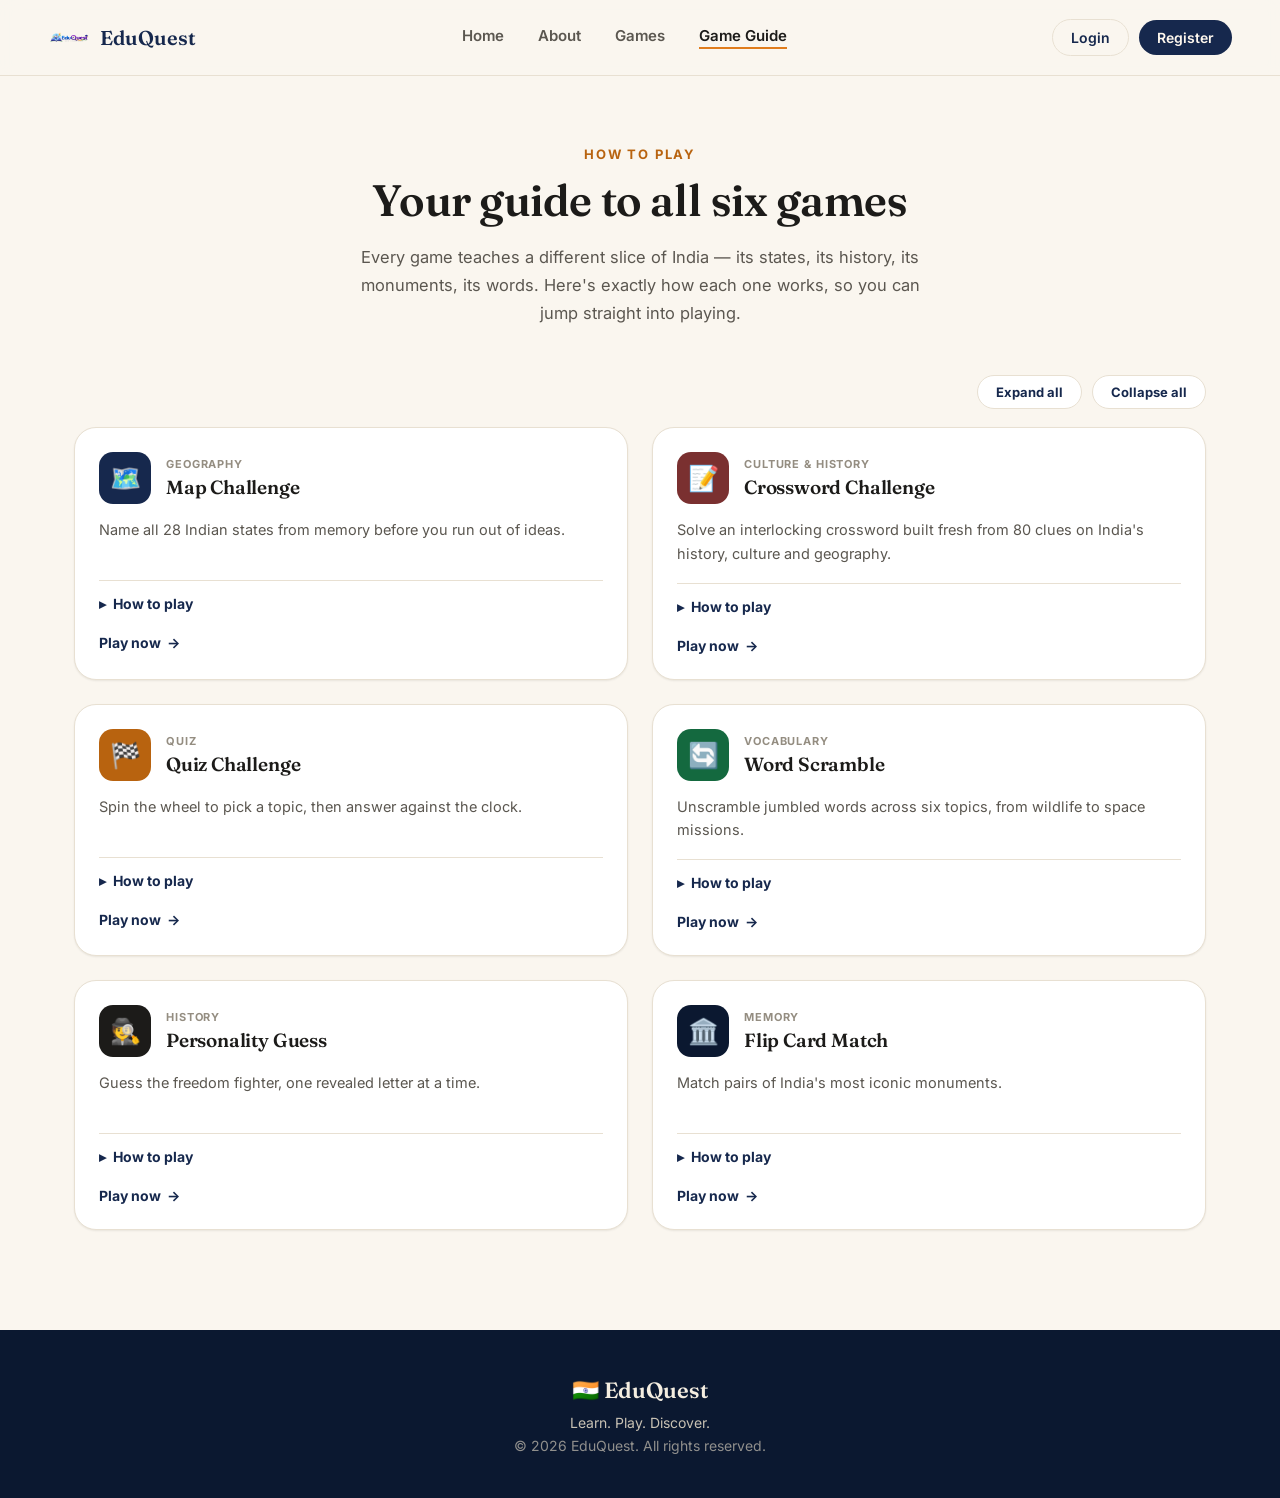
<file: EduQuest/home/instructions.html>
<!DOCTYPE html>
<html lang="en">
<head>
<meta charset="UTF-8">
<meta name="viewport" content="width=device-width, initial-scale=1.0">
<title>EduQuest &mdash; Game Guide</title>
<link rel="icon" type="image/png" href="images/logo.png">
<link rel="preconnect" href="https://fonts.googleapis.com">
<link rel="preconnect" href="https://fonts.gstatic.com" crossorigin>
<link href="https://fonts.googleapis.com/css2?family=Fraunces:opsz,wght@9..144,500;9..144,600;9..144,700&family=Inter:wght@400;500;600;700&display=swap" rel="stylesheet">
<link rel="stylesheet" href="css/style.css">
<link rel="stylesheet" href="css/instructions.css">
<link rel="stylesheet" href="../assets/css/site-theme.css">
</head>
<body class="landing-page">

<header class="site-header">
    <a class="logo" href="index.html">
        <img src="images/logo.png" alt="EduQuest logo">
        <span class="logo-word">EduQuest</span>
    </a>

    <nav>
        <a href="index.html#home">Home</a>
        <a href="index.html#about">About</a>
        <a href="index.html#games">Games</a>
        <a href="instructions.html" class="active" aria-current="page">Game Guide</a>
    </nav>

    <div class="account" id="account-area">
        <a href="login.php" class="account-login">Login</a>
        <a href="register.php" class="account-register">Register</a>
    </div>
</header>

<section class="guide-hero">
    <p class="eyebrow center">How to play</p>
    <h1>Your guide to all six games</h1>
    <p class="guide-lede">
        Every game teaches a different slice of India &mdash; its states, its history,
        its monuments, its words. Here's exactly how each one works, so you can jump
        straight into playing.
    </p>
</section>

<div class="guide-toolbar">
    <button type="button" id="expand-all">Expand all</button>
    <button type="button" id="collapse-all">Collapse all</button>
</div>

<section class="guide-grid">

    <article class="guide-card" data-accent="navy">
        <div class="guide-card-head">
            <span class="guide-icon">&#128506;&#65039;</span>
            <div>
                <span class="guide-card-tag">Geography</span>
                <h3>Map Challenge</h3>
            </div>
        </div>
        <p class="guide-desc">Name all 28 Indian states from memory before you run out of ideas.</p>
        <details class="guide-details">
            <summary>How to play</summary>
            <ol>
                <li>Type the name of an Indian state into the box and press <strong>Guess</strong>, or just hit Enter.</li>
                <li>Spelling doesn't have to be perfect &mdash; capitalisation is ignored, but the name needs to be recognisable.</li>
                <li>Every correct guess labels that state on the map immediately.</li>
                <li>Keep going until you've named all 28 states, or click <strong>Give up</strong> to reveal the ones you missed.</li>
                <li>Click <strong>Play again</strong> to clear the map and start a fresh round.</li>
            </ol>
        </details>
        <div class="guide-card-footer">
            <a class="guide-play-link" href="../games/states/index.html">Play now <span aria-hidden="true">&rarr;</span></a>
        </div>
    </article>

    <article class="guide-card" data-accent="maroon">
        <div class="guide-card-head">
            <span class="guide-icon">&#128221;</span>
            <div>
                <span class="guide-card-tag">Culture &amp; history</span>
                <h3>Crossword Challenge</h3>
            </div>
        </div>
        <p class="guide-desc">Solve an interlocking crossword built fresh from 80 clues on India's history, culture and geography.</p>
        <details class="guide-details">
            <summary>How to play</summary>
            <ol>
                <li>Enter your name and click <strong>Start Game</strong> &mdash; 12 clues are picked at random and arranged into a real crossword grid.</li>
                <li>Click any clue in the Across or Down lists to jump to its word, or click a square directly.</li>
                <li>Type letters straight into the grid, and use the arrow keys to move between cells.</li>
                <li>Use <strong>Check Answers</strong> to see how you're doing, and <strong>Reveal a Letter</strong> if you're stuck.</li>
                <li><strong>New Puzzle</strong> deals a fresh set of 12 clues any time &mdash; a timer and live score track your run.</li>
            </ol>
        </details>
        <div class="guide-card-footer">
            <a class="guide-play-link" href="../games/crossword/index.html">Play now <span aria-hidden="true">&rarr;</span></a>
        </div>
    </article>

    <article class="guide-card" data-accent="saffron">
        <div class="guide-card-head">
            <span class="guide-icon">&#127937;</span>
            <div>
                <span class="guide-card-tag">Quiz</span>
                <h3>Quiz Challenge</h3>
            </div>
        </div>
        <p class="guide-desc">Spin the wheel to pick a topic, then answer against the clock.</p>
        <details class="guide-details">
            <summary>How to play</summary>
            <ol>
                <li>Click <strong>Spin</strong> to spin the wheel and land on a topic &mdash; Geography, History, Polity, Culture, Sports or General Knowledge.</li>
                <li>Answer the questions from that topic as they appear.</li>
                <li>Landed somewhere you'd rather not? <strong>Refresh Wheel</strong> resets it for another spin.</li>
            </ol>
        </details>
        <div class="guide-card-footer">
            <a class="guide-play-link" href="../games/quiz/index.html">Play now <span aria-hidden="true">&rarr;</span></a>
        </div>
    </article>

    <article class="guide-card" data-accent="green">
        <div class="guide-card-head">
            <span class="guide-icon">&#128260;</span>
            <div>
                <span class="guide-card-tag">Vocabulary</span>
                <h3>Word Scramble</h3>
            </div>
        </div>
        <p class="guide-desc">Unscramble jumbled words across six topics, from wildlife to space missions.</p>
        <details class="guide-details">
            <summary>How to play</summary>
            <ol>
                <li>Pick one of six topics: Science &amp; Tech, Monuments &amp; Architecture, Languages &amp; Literature, Economy &amp; Finance, Environment &amp; Wildlife, or Education &amp; Institutions.</li>
                <li>Unscramble the jumbled letters and type your answer &mdash; five words per topic.</li>
                <li>Stuck? Two hints are available per word, but you only get three hearts (&#10084;&#65039;&#10084;&#65039;&#10084;&#65039;) before the round ends.</li>
                <li>Finish the set to see your score, then play again or head back to pick a new topic.</li>
            </ol>
        </details>
        <div class="guide-card-footer">
            <a class="guide-play-link" href="../games/scramble/index.html">Play now <span aria-hidden="true">&rarr;</span></a>
        </div>
    </article>

    <article class="guide-card" data-accent="ink">
        <div class="guide-card-head">
            <span class="guide-icon">&#128373;&#65039;</span>
            <div>
                <span class="guide-card-tag">History</span>
                <h3>Personality Guess</h3>
            </div>
        </div>
        <p class="guide-desc">Guess the freedom fighter, one revealed letter at a time.</p>
        <details class="guide-details">
            <summary>How to play</summary>
            <ol>
                <li>A freedom fighter's name is hidden as blanks, with one hint shown about who they are.</li>
                <li>Click letters to guess &mdash; correct ones fill in the blanks, wrong ones cost you one of six chances.</li>
                <li>Guess the full name before six wrong guesses to save the figure and move to the next one.</li>
                <li>Progress through Easy, Medium and Hard difficulty &mdash; five personalities each, fifteen in total.</li>
            </ol>
        </details>
        <div class="guide-card-footer">
            <a class="guide-play-link" href="../games/hangman/index.html">Play now <span aria-hidden="true">&rarr;</span></a>
        </div>
    </article>

    <article class="guide-card" data-accent="navy-deep">
        <div class="guide-card-head">
            <span class="guide-icon">&#127963;&#65039;</span>
            <div>
                <span class="guide-card-tag">Memory</span>
                <h3>Flip Card Match</h3>
            </div>
        </div>
        <p class="guide-desc">Match pairs of India's most iconic monuments.</p>
        <details class="guide-details">
            <summary>How to play</summary>
            <ol>
                <li>Choose a difficulty &mdash; Easy (4 pairs), Medium (6 pairs) or Hard (8 pairs).</li>
                <li>Flip two cards at a time to reveal the monuments underneath.</li>
                <li>Matching pairs stay face-up; a mismatch flips back after a moment, so remember what you've seen.</li>
                <li>Match every pair to complete the level, then hit <strong>Restart Game</strong> to shuffle and try again.</li>
            </ol>
        </details>
        <div class="guide-card-footer">
            <a class="guide-play-link" href="../games/monuments/index.html">Play now <span aria-hidden="true">&rarr;</span></a>
        </div>
    </article>

</section>

<footer>
    <div class="footer-logo">&#127470;&#127475; EduQuest</div>
    <p>Learn. Play. Discover.</p>
    <p class="footer-fine">&copy; 2026 EduQuest. All rights reserved.</p>
</footer>

<script src="js/eduquest-data.js"></script>
<script src="js/site-auth.js"></script>
<script src="js/instructions.js"></script>
</body>
</html>
</file>
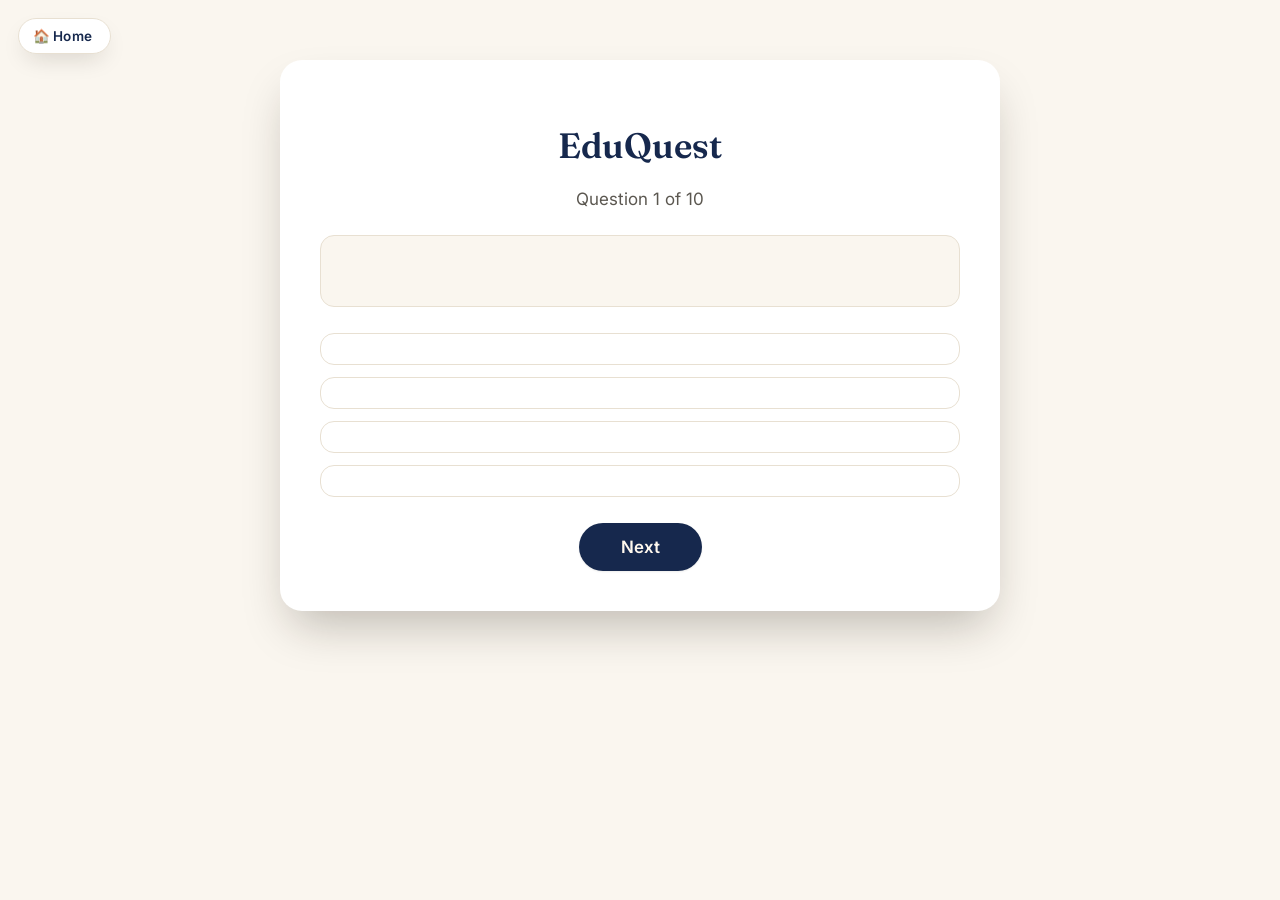
<file: EduQuest/games/quiz/quiz.html>
<!DOCTYPE html>
<html lang="en">

<head>
    <meta charset="UTF-8">
    <meta name="viewport" content="width=device-width, initial-scale=1.0">

    <title>EduQuest &mdash; Quiz</title>

    <link rel="preconnect" href="https://fonts.googleapis.com">
    <link rel="preconnect" href="https://fonts.gstatic.com" crossorigin>
    <link href="https://fonts.googleapis.com/css2?family=Fraunces:opsz,wght@9..144,500;9..144,600;9..144,700&family=Inter:wght@400;500;600;700&display=swap" rel="stylesheet">
    <link rel="stylesheet" href="css/style.css">
<link rel="stylesheet" href="../../assets/css/site-theme.css">
</head>

<body>
<a class="wtd-home-link" href="../../home/index.html">🏠 Home</a>

    <div class="quiz-container">

        <h1> EduQuest</h1>

        <h2 id="quiz-title"></h2>

        <p id="question-number">Question 1 of 10</p>

        <div class="question-box">
            <h3 id="question"></h3>
        </div>

        <div class="options">

            <button class="option" id="option1"></button>

            <button class="option" id="option2"></button>

            <button class="option" id="option3"></button>

            <button class="option" id="option4"></button>

        </div>

        <button id="next-button">Next</button>

        <h3 id="score"></h3>

        <button id="wheel-button">Back to Spin Wheel</button>

    </div>

    <script src="js/quiz.js"></script>

<script src="../../home/js/eduquest-data.js"></script>
</body>

</html>
</file>
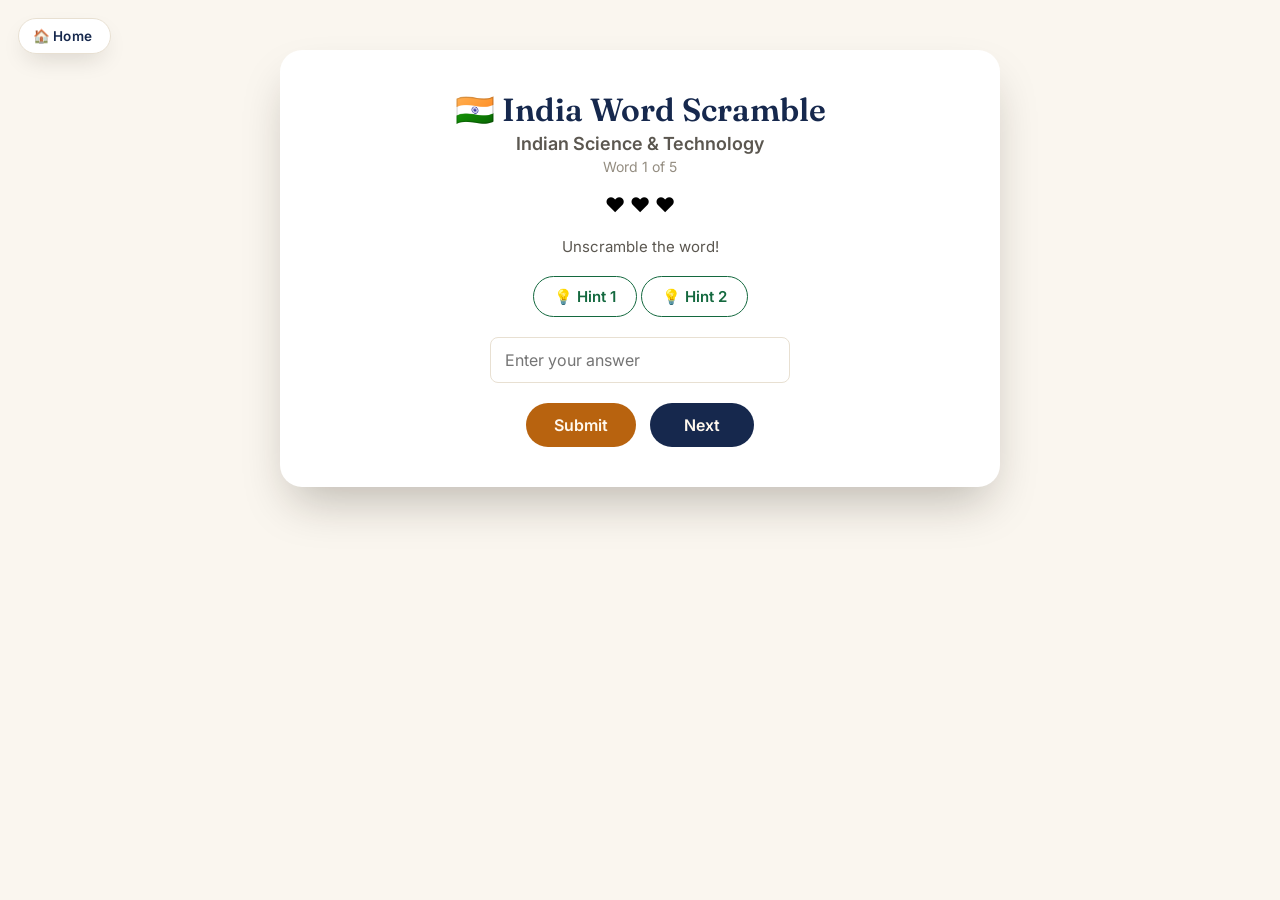
<file: EduQuest/games/scramble/play.html>
<!DOCTYPE html>
<html lang="en">

<head>

    <meta charset="UTF-8">

    <title>Word Scramble &mdash; Play</title>

    <link rel="preconnect" href="https://fonts.googleapis.com">
    <link rel="preconnect" href="https://fonts.gstatic.com" crossorigin>
    <link href="https://fonts.googleapis.com/css2?family=Fraunces:opsz,wght@9..144,500;9..144,600;9..144,700&family=Inter:wght@400;500;600;700&display=swap" rel="stylesheet">
    <link rel="stylesheet" href="css/style.css">

<link rel="stylesheet" href="../../assets/css/site-theme.css">
</head>

<body>
<a class="wtd-home-link" href="../../home/index.html">🏠 Home</a>

    

    <div class="game-container">

        <h1>🇮🇳 India Word Scramble</h1>

        <h2 id="topic-title">
            Indian Science & Technology
        </h2>

        <p id="word-number">
            Word 1 of 5
        </p>

        

        <div id="hearts">

            ❤️ ❤️ ❤️

        </div>

        

        <div class="scrambled-box">

            <h2 id="scrambled-word">
            </h2>

            <p>
                Unscramble the word!
            </p>

        </div>

        

        <div class="hints">

            <button id="hint1">
                💡 Hint 1
            </button>

            <button id="hint2">
                💡 Hint 2
            </button>

        </div>

        

        <p id="hint-text"></p>

        

        <input
            type="text"
            id="answer"
            placeholder="Enter your answer"
        >

        <br>

        <button id="submit-button">
            Submit
        </button>

        <button id="next-button">
            Next
        </button>

    </div>

    

    <div id="result-page">

        <h1>
            🎉 Game Completed!
        </h1>

        <h2 id="final-topic">
        </h2>

        <p id="final-score">
        </p>

        <p>
            Great job! Keep learning about India.
        </p>

        <button id="play-again">
            Play Again
        </button>

        <button id="back-to-topics">
            Back to Topics
        </button>

    </div>

    <script src="js/scramble.js"></script>

<script src="../../home/js/eduquest-data.js"></script>
</body>

</html>
</file>
<file: EduQuest/home/css/style.css>
* {
    box-sizing: border-box;
}

html {
    scroll-behavior: smooth;
}

.landing-page {
    margin: 0;
    font-family: var(--font-body);
    background-color: var(--paper);
    color: var(--ink);
    -webkit-font-smoothing: antialiased;
}

.landing-page h1,
.landing-page h2,
.landing-page h3 {
    font-family: var(--font-heading);
    font-weight: 600;
    letter-spacing: -0.01em;
    margin: 0;
}

.eyebrow {
    display: inline-block;
    font-size: 13px;
    font-weight: 700;
    letter-spacing: 0.14em;
    text-transform: uppercase;
    color: var(--saffron-deep);
    margin: 0 0 14px;
}

.eyebrow.center {
    display: block;
    text-align: center;
}

.site-header {
    position: sticky;
    top: 0;
    z-index: 500;
    height: 76px;
    padding: 0 48px;
    background: rgba(250, 246, 239, 0.86);
    backdrop-filter: blur(10px);
    display: flex;
    align-items: center;
    justify-content: space-between;
    border-bottom: 1px solid var(--border);
}

.logo {
    display: flex;
    align-items: center;
    gap: 10px;
}

.logo img {
    width: 42px;
    height: 42px;
    object-fit: contain;
    border-radius: 10px;
}

.logo-word {
    font-family: var(--font-heading);
    font-size: 20px;
    font-weight: 600;
    color: var(--navy);
}

nav {
    display: flex;
    gap: 34px;
}

nav a {
    text-decoration: none;
    color: var(--ink-soft);
    font-size: 15px;
    font-weight: 600;
    position: relative;
    padding-bottom: 4px;
}

nav a::after {
    content: "";
    position: absolute;
    left: 0;
    bottom: 0;
    width: 0;
    height: 2px;
    background: var(--saffron);
    transition: width 0.2s var(--ease);
}

nav a:hover {
    color: var(--ink);
}

nav a:hover::after {
    width: 100%;
}

.account {
    display: flex;
    align-items: center;
    gap: 10px;
}

.account a {
    text-decoration: none;
    padding: 9px 18px;
    border-radius: 999px;
    font-size: 14px;
    font-weight: 600;
    transition: transform 0.18s var(--ease), background 0.18s var(--ease), color 0.18s var(--ease);
}

.account-login {
    color: var(--navy);
    background: transparent;
    border: 1.5px solid var(--border);
}

.account-login:hover {
    border-color: var(--navy);
}

.account-register {
    color: #fff8ee;
    background: var(--navy);
}

.account-register:hover {
    background: var(--navy-deep);
    transform: translateY(-1px);
}

.btn {
    display: inline-flex;
    align-items: center;
    gap: 10px;
    padding: 14px 28px;
    border-radius: 999px;
    font-family: var(--font-body);
    font-weight: 600;
    font-size: 15.5px;
    text-decoration: none;
    border: none;
    cursor: pointer;
    transition: transform 0.2s var(--ease), box-shadow 0.2s var(--ease), background-color 0.2s var(--ease);
}

.btn-primary {
    background: var(--navy);
    color: #fff8ee;
    box-shadow: var(--shadow-md);
}

.btn-primary:hover {
    background: var(--navy-deep);
    transform: translateY(-2px);
    box-shadow: var(--shadow-lg);
}

.btn-primary span {
    transition: transform 0.2s var(--ease);
}

.btn-primary:hover span {
    transform: translateX(3px);
}

.hero {
    position: relative;
    max-width: 1180px;
    margin: 0 auto;
    padding: 90px 48px 70px;
    display: flex;
    align-items: center;
    justify-content: space-between;
    gap: 56px;
    overflow: hidden;
}

.hero-content {
    width: 52%;
}

.hero h1 {
    font-size: clamp(34px, 4.4vw, 54px);
    line-height: 1.08;
    color: var(--ink);
    margin-bottom: 20px;
}

.hero-lede {
    font-size: 18px;
    line-height: 1.65;
    color: var(--ink-soft);
    max-width: 46ch;
    margin-bottom: 30px;
}

.hero-art {
    position: relative;
    width: 42%;
    display: flex;
    justify-content: center;
}

.hero-art img {
    position: relative;
    z-index: 1;
    width: 100%;
    max-width: 400px;
    height: auto;
    filter: drop-shadow(0 20px 30px rgba(22, 40, 77, 0.18));
}

.hero-blob {
    position: absolute;
    inset: -10% -10% -10% 4%;
    background:
        radial-gradient(circle at 30% 30%, rgba(224, 124, 28, 0.16), transparent 55%),
        radial-gradient(circle at 70% 70%, rgba(20, 105, 63, 0.14), transparent 55%);
    border-radius: 40% 60% 55% 45% / 50% 45% 55% 50%;
}

.about {
    max-width: 980px;
    margin: 0 auto;
    padding: 90px 48px;
    text-align: center;
}

.about h2 {
    font-size: 34px;
    margin-bottom: 18px;
}

.about-text {
    max-width: 640px;
    margin: 0 auto 48px;
    font-size: 16.5px;
    line-height: 1.75;
    color: var(--ink-soft);
}

.about-boxes {
    display: grid;
    grid-template-columns: repeat(3, 1fr);
    gap: 22px;
}

.about-box {
    padding: 30px 24px;
    border-radius: var(--radius-lg);
    background: var(--surface);
    border: 1px solid var(--border);
    text-align: left;
    transition: transform 0.22s var(--ease), box-shadow 0.22s var(--ease);
}

.about-box:hover {
    transform: translateY(-4px);
    box-shadow: var(--shadow-md);
}

.about-icon {
    display: inline-flex;
    align-items: center;
    justify-content: center;
    width: 48px;
    height: 48px;
    border-radius: 12px;
    background: var(--paper);
    font-size: 22px;
    margin-bottom: 16px;
}

.about-box h3 {
    font-size: 19px;
    margin-bottom: 8px;
    color: var(--ink);
}

.about-box p {
    font-size: 14.5px;
    line-height: 1.6;
    color: var(--ink-soft);
    margin: 0;
}

.games {
    padding: 90px 48px 110px;
    text-align: center;
    background:
        linear-gradient(180deg, transparent, rgba(224, 124, 28, 0.05) 40%, transparent 90%);
}

.games h2 {
    font-size: 34px;
    margin-bottom: 12px;
}

.games-subtitle {
    font-size: 16px;
    color: var(--ink-soft);
    margin: 0 0 46px;
}

.game-cards {
    max-width: 1180px;
    margin: auto;
    display: grid;
    grid-template-columns: repeat(3, 1fr);
    gap: 26px;
}

.game-card {
    display: block;
    text-align: left;
    text-decoration: none;
    color: inherit;

    background: var(--surface);

    border: 2px solid;
    border-radius: var(--radius-lg);

    overflow: hidden;

    box-shadow: var(--shadow-sm);
}
/* Colorful borders */

.game-card[data-accent="navy"] {
    border-color: #1565c0;
}

.game-card[data-accent="maroon"] {
    border-color: #8e244d;
}

.game-card[data-accent="saffron"] {
    border-color: #e07c1c;
}

.game-card[data-accent="green"] {
    border-color: #16824a;
}

.game-card[data-accent="ink"] {
    border-color: #263238;
}

.game-card[data-accent="navy-deep"] {
    border-color: #183b73;
}
.game-card:hover {
    transform: translateY(-4px);
    box-shadow: var(--shadow-lg);
}

.card-media {
    height: 180px;
    display: flex;
    align-items: center;
    justify-content: center;
    font-size: 44px;
    overflow: hidden;
    background-image:
        radial-gradient(rgba(255, 255, 255, 0.22) 1.5px, transparent 1.5px);
    background-size: 16px 16px;
}

.card-media video,
.card-media img {
    width: 100%;
    height: 100%;
    object-fit: cover;
    display: block;
}

.game-card[data-accent="navy"] .card-media       { background-color: var(--navy); }
.game-card[data-accent="maroon"] .card-media     { background-color: var(--maroon); }
.game-card[data-accent="saffron"] .card-media    { background-color: var(--saffron-deep); }
.game-card[data-accent="green"] .card-media      { background-color: var(--green); }
.game-card[data-accent="ink"] .card-media        { background-color: var(--ink); }
.game-card[data-accent="navy-deep"] .card-media  { background-color: var(--navy-deep); }

.card-content {
    padding: 22px 24px 26px;
}

.card-tag {
    display: inline-block;
    font-size: 11.5px;
    font-weight: 700;
    letter-spacing: 0.08em;
    text-transform: uppercase;
    color: var(--ink-faint);
    margin-bottom: 10px;
}

.card-content h3 {
    font-size: 20px;
    margin-bottom: 8px;
    color: var(--ink);
}

.card-content p {
    font-size: 14.5px;
    line-height: 1.55;
    color: var(--ink-soft);
    min-height: 44px;
    margin: 0 0 16px;
}

.card-cta {
    display: inline-flex;
    align-items: center;
    gap: 6px;
    font-size: 14px;
    font-weight: 700;
    color: var(--navy);
}

.card-cta span {
    transition: transform 0.2s var(--ease);
}

.game-card:hover .card-cta span {
    transform: translateX(4px);
}

footer {
    padding: 46px 20px 38px;
    text-align: center;
    background: var(--navy-deep);
    color: #f4ede0;
}

.footer-logo {
    font-family: var(--font-heading);
    margin-bottom: 10px;
    font-size: 22px;
    font-weight: 600;
}

footer p {
    margin: 6px 0;
    font-size: 14px;
    color: #c9c2b4;
}

.footer-fine {
    opacity: 0.7;
}

@media (max-width: 900px) {
    .hero {
        flex-direction: column-reverse;
        text-align: center;
        padding-top: 56px;
    }
    .hero-content,
    .hero-art {
        width: 100%;
    }
    .hero-lede {
        margin-left: auto;
        margin-right: auto;
    }
    .about-boxes,
    .game-cards {
        grid-template-columns: 1fr;
    }
    .site-header {
        padding: 0 20px;
        height: auto;
        flex-wrap: wrap;
        gap: 10px;
        padding-top: 14px;
        padding-bottom: 14px;
    }
    nav {
        gap: 16px;
        order: 3;
        width: 100%;
        justify-content: center;
    }
}
</file>
<file: EduQuest/assets/css/site-theme.css>
:root {
  --ink: #1c1b19;
  --ink-soft: #5b5750;
  --ink-faint: #948d81;
  --paper: #faf6ef;
  --surface: #ffffff;
  --border: #e8e0d2;

  --saffron: #e07c1c;
  --saffron-deep: #b8630f;
  --green: #14693f;
  --green-deep: #0d4c2d;
  --navy: #16284d;
  --navy-deep: #0b1830;
  --maroon: #7a3030;

  --shadow-sm: 0 1px 2px rgba(28, 22, 12, 0.08);
  --shadow-md: 0 10px 24px -8px rgba(28, 22, 12, 0.18);
  --shadow-lg: 0 24px 48px -12px rgba(28, 22, 12, 0.28);

  --radius-sm: 8px;
  --radius-md: 14px;
  --radius-lg: 22px;

  --font-heading: "Fraunces", Georgia, "Times New Roman", serif;
  --font-body: "Inter", "Segoe UI", Verdana, Arial, sans-serif;
  --ease: cubic-bezier(0.4, 0, 0.2, 1);
}

.wtd-home-link {
  position: fixed;
  top: 18px;
  left: 18px;
  z-index: 9999;
  display: inline-flex;
  align-items: center;
  gap: 8px;
  background: var(--surface);
  color: var(--navy);
  padding: 9px 18px 9px 14px;
  border-radius: 999px;
  font-family: var(--font-body);
  font-size: 13.5px;
  font-weight: 600;
  letter-spacing: 0.01em;
  text-decoration: none;
  border: 1px solid var(--border);
  box-shadow: var(--shadow-md);
  transition: transform 0.18s var(--ease), box-shadow 0.18s var(--ease), color 0.18s var(--ease);
}

.wtd-home-link:hover {
  transform: translateY(-2px);
  box-shadow: var(--shadow-lg);
  color: var(--saffron-deep);
}

.wtd-home-link:active {
  transform: translateY(0);
}

*:focus-visible {
  outline: 2px solid var(--saffron);
  outline-offset: 2px;
}
</file>
<file: EduQuest/games/crossword/css/style.css>
* {
  box-sizing: border-box;
}

:root {
  --saffron: #e07c1c;
  --india-green: #14693f;
  --chakra-navy: #16284d;
  --cream: #faf6ef;
  --ink: #1c1b19;
  --card-bg: #ffffff;
}

body {
  margin: 0;
  font-family: var(--font-body, "Inter", "Segoe UI", Verdana, Arial, sans-serif);
  color: var(--ink);
  background: linear-gradient(180deg, #fff4e6 0%, #ffffff 35%, #eafbea 100%);
  line-height: 1.55;
}

header {
  text-align: center;
  padding: 34px 16px 22px;
  background: var(--cream);
  border-bottom: 4px solid var(--chakra-navy);
  box-shadow: 0 3px 10px rgba(0, 0, 0, 0.08);
  position: relative;
}

.flag-strip {
  width: 70px;
  height: auto;
  display: block;
  margin: 0 auto 8px;
  box-shadow: 0 1px 4px rgba(0, 0, 0, 0.3);
}

header h1 {
  margin: 0;
  font-family: var(--font-heading, Georgia, serif);
  font-weight: 600;
  font-size: 2.5rem;
  letter-spacing: -0.01em;
  color: var(--chakra-navy);
}

.tagline {
  margin: 8px 0 4px;
  color: #6b6154;
  font-size: 1rem;
}

.top-nav {
  list-style: none;
  display: flex;
  justify-content: center;
  gap: 22px;
  padding: 0;
  margin: 0;
}

.top-nav a {
  color: var(--chakra-navy);
  text-decoration: none;
  font-weight: 600;
  padding-bottom: 2px;
  border-bottom: 2px solid transparent;
  transition: border-color 0.25s ease, color 0.25s ease;
}

.top-nav a:hover,
.top-nav a:focus {
  border-color: var(--saffron);
  color: var(--india-green);
}

main {
  max-width: 1100px;
  margin: 0 auto;
  padding: 20px 16px 60px;
}

section {
  background: var(--card-bg);
  border-radius: 16px;
  padding: 26px 28px;
  margin-bottom: 26px;
  box-shadow: 0 10px 24px -8px rgba(28, 22, 12, 0.12);
  border-left: 5px solid var(--india-green);
  animation: fadeIn 0.5s ease-in;
}

section h2 {
  margin-top: 0;
  font-family: var(--font-heading, Georgia, serif);
  font-weight: 600;
  color: var(--chakra-navy);
  border-bottom: 2px solid var(--saffron);
  padding-bottom: 8px;
}

.instructions-list li {
  margin-bottom: 6px;
}

.hidden {
  display: none !important;
}

@keyframes fadeIn {
  from { opacity: 0; transform: translateY(6px); }
  to   { opacity: 1; transform: translateY(0); }
}

#name-form {
  display: flex;
  flex-wrap: wrap;
  align-items: center;
  gap: 10px;
}

#name-form label {
  font-weight: 600;
}

#player-name {
  padding: 8px 10px;
  border: 2px solid var(--india-green);
  border-radius: 6px;
  font-size: 1rem;
  min-width: 220px;
  transition: box-shadow 0.2s ease, border-color 0.2s ease;
}

#player-name:focus {
  outline: none;
  border-color: var(--saffron);
  box-shadow: 0 0 0 3px rgba(255, 153, 51, 0.3);
}

.error-msg {
  color: #b30000;
  font-size: 0.85rem;
  flex-basis: 100%;
  min-height: 1.1em;
}

button {
  cursor: pointer;
  border: none;
  border-radius: 999px;
  padding: 10px 22px;
  font-size: 0.92rem;
  font-family: var(--font-body, inherit);
  font-weight: 600;
  color: #fff;
  background: var(--india-green);
  box-shadow: 0 2px 5px rgba(0, 0, 0, 0.18);
  transition: transform 0.15s ease, background 0.2s ease, box-shadow 0.15s ease;
}

button:hover {
  background: #0d4c2d;
  transform: translateY(-2px);
  box-shadow: 0 8px 16px -4px rgba(0, 0, 0, 0.25);
}

button:active {
  transform: translateY(0);
}

.stats-table {
  width: 100%;
  border-collapse: collapse;
  background: var(--cream);
  border-radius: 8px;
  overflow: hidden;
}

.stats-table th,
.stats-table td {
  padding: 8px 12px;
  text-align: center;
}

.stats-table th {
  background: var(--chakra-navy);
  color: #fff;
  font-weight: 600;
}

.stats-table td {
  font-weight: 700;
  color: var(--india-green);
}

.game-area {
  display: flex;
  flex-wrap: wrap;
  gap: 26px;
  margin-top: 18px;
}

.grid-wrapper {
  flex: 1 1 420px;
}

.controls {
  display: flex;
  gap: 10px;
  margin-top: 14px;
  flex-wrap: wrap;
}

#new-puzzle-btn {
  background: var(--chakra-navy);
}

#reveal-btn {
  background: var(--saffron);
}

.crossword-grid {
  border-collapse: collapse;
  margin: 0 auto;
  background: var(--chakra-navy);
  box-shadow: 0 4px 14px rgba(0, 0, 0, 0.25);
}

.crossword-grid td {
  width: 32px;
  height: 32px;
  padding: 0;
  border: 1px solid #cfcfcf;
}

.crossword-grid td.block {
  background: var(--chakra-navy);
  border: 1px solid var(--chakra-navy);
}

.cell-wrap {
  position: relative;
  width: 100%;
  height: 100%;
}

.cell-number {
  position: absolute;
  top: 1px;
  left: 2px;
  font-size: 9px;
  font-weight: 700;
  color: var(--india-green);
  z-index: 2;
  pointer-events: none;
}

.cell-input {
  position: relative;
  z-index: 1;
  width: 100%;
  height: 100%;
  border: none;
  text-align: center;
  text-transform: uppercase;
  font-size: 1rem;
  font-weight: 700;
  background: #ffffff;
  color: var(--ink);
  padding: 0;
}

.cell-input:focus {
  outline: none;
  background: #fff2d9;
  box-shadow: inset 0 0 0 2px var(--saffron);
}

.cell-input.active-word {
  background: #e9f7ff;
}

.cell-input.correct {
  background: #d2f7d2;
  color: var(--india-green);
  animation: pop 0.3s ease;
}

.cell-input.incorrect {
  background: #ffd6d6;
  color: #b30000;
  animation: shake 0.3s ease;
}

@keyframes pop {
  0%   { transform: scale(1); }
  50%  { transform: scale(1.25); }
  100% { transform: scale(1); }
}

@keyframes shake {
  0%, 100% { transform: translateX(0); }
  25% { transform: translateX(-3px); }
  75% { transform: translateX(3px); }
}

.clues-panel {
  flex: 1 1 280px;
  display: flex;
  gap: 20px;
  flex-wrap: wrap;
}

.clue-block {
  flex: 1 1 240px;
}

.clue-block h3 {
  font-family: var(--font-heading, Georgia, serif);
  font-weight: 600;
  color: var(--chakra-navy);
  border-bottom: 2px solid var(--saffron);
  padding-bottom: 4px;
}

.clue-list {
  padding-left: 20px;
  max-height: 340px;
  overflow-y: auto;
}

.clue-list li {
  margin-bottom: 8px;
}

.clue-list a {
  color: var(--ink);
  text-decoration: none;
  cursor: pointer;
}

.clue-list a:hover,
.clue-list a.solved {
  color: var(--india-green);
  text-decoration: underline;
}

.clue-list a.selected-clue {
  font-weight: 700;
  color: var(--saffron);
}

.feedback-msg {
  text-align: center;
  font-weight: 700;
  min-height: 1.4em;
  color: var(--india-green);
}

footer {
  text-align: center;
  padding: 16px;
  color: #6b5d52;
  font-size: 0.85rem;
}

@media (max-width: 640px) {
  .crossword-grid td {
    width: 24px;
    height: 24px;
  }
  .cell-input {
    font-size: 0.8rem;
  }
  #name-form {
    flex-direction: column;
    align-items: flex-start;
  }
}
</file>
<file: EduQuest/games/quiz/css/style.css>
body {
    margin: 0;
    font-family: var(--font-body, "Inter", "Segoe UI", Verdana, Arial, sans-serif);
    background: var(--paper, #faf6ef);
    text-align: center;
}

.spinwheel {
    min-height: 100vh;
    padding: 60px 20px;
}

h1 {
    font-family: var(--font-heading, Georgia, serif);
    font-weight: 600;
    color: var(--navy, #16284d);
    font-size: 2.2rem;
    margin-bottom: 6px;
}

h2 {
    font-family: var(--font-heading, Georgia, serif);
    font-weight: 600;
    color: var(--navy, #16284d);
    font-size: 1.7rem;
    margin-bottom: 10px;
}

p {
    color: var(--ink-soft, #55483f);
    font-size: 17px;
}

.wheel-container {
    position: relative;
    width: 380px;
    height: 380px;
    margin: 40px auto;
}

.wheel {
    position: relative;
    width: 380px;
    height: 380px;

    border-radius: 50%;
    border: 8px solid #fff;
    outline: 1px solid var(--border, #e8e0d2);

    --rotation: 0deg;

    background: conic-gradient(
        #e07c1c 0deg 60deg,
        #a8721f 60deg 120deg,
        #14693f 120deg 180deg,
        #16284d 180deg 240deg,
        #7a3030 240deg 300deg,
        #9c2b2b 300deg 360deg
    );

    transition: transform 4s cubic-bezier(0.17, 0.67, 0.1, 1);

    box-shadow: var(--shadow-lg, 0 24px 48px -12px rgba(28, 22, 12, 0.28));
}

.section {
    position: absolute;

    top: 50%;
    left: 50%;

    width: 110px;

    margin-left: -55px;
    margin-top: -15px;

    color: white;
    font-size: 14px;
    font-weight: 600;

    text-align: center;

    text-shadow: 0 1px 3px rgba(0, 0, 0, 0.35);
}

.section:nth-child(1) {
    transform:
        rotate(30deg)
        translateY(-130px)
        rotate(-30deg)
        rotate(calc(-1 * var(--rotation)));
}

.section:nth-child(2) {
    transform:
        rotate(90deg)
        translateY(-130px)
        rotate(-90deg)
        rotate(calc(-1 * var(--rotation)));
}

.section:nth-child(3) {
    transform:
        rotate(150deg)
        translateY(-130px)
        rotate(-150deg)
        rotate(calc(-1 * var(--rotation)));
}

.section:nth-child(4) {
    transform:
        rotate(210deg)
        translateY(-130px)
        rotate(-210deg)
        rotate(calc(-1 * var(--rotation)));
}

.section:nth-child(5) {
    transform:
        rotate(270deg)
        translateY(-130px)
        rotate(-270deg)
        rotate(calc(-1 * var(--rotation)));
}

.section:nth-child(6) {
    transform:
        rotate(330deg)
        translateY(-130px)
        rotate(-330deg)
        rotate(calc(-1 * var(--rotation)));
}

.pointer {
    position: absolute;

    top: -14px;
    left: 50%;

    transform: translateX(-50%);

    width: 0;
    height: 0;

    border-left: 16px solid transparent;
    border-right: 16px solid transparent;
    border-top: 28px solid var(--navy, #16284d);

    z-index: 10;
}

#spinbutton,
#next-button,
#submit-button,
#wheel-button,
#refreshbutton {
    font-family: var(--font-body, inherit);
    font-weight: 600;
    color: #fff8ee;
    background: var(--navy, #16284d);
    border: none;
    border-radius: 999px;
    cursor: pointer;
    transition: transform 0.18s ease, background 0.18s ease, box-shadow 0.18s ease;
    box-shadow: var(--shadow-sm, 0 1px 2px rgba(0, 0, 0, 0.15));
}

#spinbutton {
    padding: 16px 46px;
    font-size: 18px;
    margin-top: 6px;
}

#refreshbutton {
    margin-left: 12px;
    padding: 16px 30px;
    font-size: 16px;
    background: transparent;
    color: var(--navy, #16284d);
    border: 1.5px solid var(--navy, #16284d);
    box-shadow: none;
}

#spinbutton:hover {
    background: var(--navy-deep, #0b1830);
    transform: translateY(-2px);
    box-shadow: var(--shadow-md, 0 10px 24px -8px rgba(0, 0, 0, 0.2));
}

#refreshbutton:hover {
    background: var(--navy, #16284d);
    color: #fff8ee;
}

#result {
    margin-top: 26px;
    color: var(--green, #14693f);
    font-family: var(--font-heading, Georgia, serif);
    font-size: 24px;
    font-weight: 600;
}

.quiz-container {
    width: 640px;
    max-width: 92vw;
    margin: 60px auto;
    padding: 40px;

    background-color: #fff;

    border-radius: var(--radius-lg, 22px);

    box-shadow: var(--shadow-lg, 0 24px 48px -12px rgba(28, 22, 12, 0.24));

    text-align: center;
}

.question-box {
    padding: 22px;
    margin: 26px 0;

    background: var(--paper, #faf6ef);
    border: 1px solid var(--border, #e8e0d2);
    border-radius: var(--radius-md, 14px);
}

#question {
    color: var(--navy, #16284d);
    font-family: var(--font-heading, Georgia, serif);
    font-weight: 600;
    font-size: 26px;
}

.options {
    display: flex;
    flex-direction: column;
    gap: 12px;
}

.option {
    padding: 15px 18px;

    border: 1.5px solid var(--border, #e8e0d2);
    border-radius: var(--radius-md, 14px);

    background-color: #fff;
    font-family: var(--font-body, inherit);
    font-size: 16.5px;

    cursor: pointer;
    text-align: left;

    transition: border-color 0.18s ease, background 0.18s ease, transform 0.15s ease;
}

.option:hover {
    background-color: var(--paper, #faf6ef);
    border-color: var(--green, #14693f);
    transform: translateX(2px);
}

#next-button {
    margin-top: 26px;
    padding: 14px 42px;
    font-size: 17px;
}

#next-button:hover {
    background: var(--navy-deep, #0b1830);
    transform: translateY(-2px);
}

#score {
    display: none;

    margin-top: 40px;
    padding: 26px 44px;

    font-size: 28px;
    font-weight: 700;
    font-family: var(--font-heading, Georgia, serif);

    color: #fff8ee;

    background: var(--green, #14693f);

    border-radius: var(--radius-lg, 22px);

    box-shadow: var(--shadow-lg, 0 24px 48px -12px rgba(20, 105, 63, 0.35));
}

#wheel-button {
    display: none;
    margin-top: 16px;
    padding: 13px 30px;
    font-size: 15.5px;
}
</file>
<file: EduQuest/games/scramble/css/style.css>
* {
    box-sizing: border-box;
}

body {
    margin: 0;
    font-family: var(--font-body, "Inter", "Segoe UI", Verdana, Arial, sans-serif);
    background: var(--paper, #faf6ef);
}

.scramble-page {
    padding: 60px 20px 80px;
    text-align: center;
}

.scramble-page h1 {
    font-family: var(--font-heading, Georgia, serif);
    font-weight: 600;
    color: var(--navy, #16284d);
    font-size: 2.2rem;
    margin: 0 0 10px 0;
}

.scramble-page p {
    color: var(--ink-soft, #55483f);
    font-size: 17px;
    margin-bottom: 40px;
}

.topics {
    width: 760px;
    max-width: 92vw;
    margin: auto;
    display: grid;
    grid-template-columns: 1fr 1fr;
    gap: 22px;
}

.topic-card {
    padding: 28px 22px;
    border-radius: var(--radius-lg, 22px);
    background: #fff;
    border: 1px solid var(--border, #e8e0d2);
    box-shadow: var(--shadow-sm, 0 1px 2px rgba(0, 0, 0, 0.08));
    min-height: 170px;
    display: flex;
    flex-direction: column;
    justify-content: center;
    align-items: center;
    transition: transform 0.2s ease, box-shadow 0.2s ease;
}

.topic-card:hover {
    transform: translateY(-4px);
    box-shadow: var(--shadow-md, 0 10px 24px -8px rgba(0, 0, 0, 0.16));
}

.topic-card:nth-child(1) { border-top: 4px solid var(--navy, #16284d); }
.topic-card:nth-child(2) { border-top: 4px solid var(--saffron-deep, #b8630f); }
.topic-card:nth-child(3) { border-top: 4px solid var(--maroon, #7a3030); }
.topic-card:nth-child(4) { border-top: 4px solid var(--green, #14693f); }
.topic-card:nth-child(5) { border-top: 4px solid #a8721f; }
.topic-card:nth-child(6) { border-top: 4px solid #9c2b2b; }

.topic-card h2 {
    font-family: var(--font-heading, Georgia, serif);
    font-weight: 600;
    color: var(--ink, #1c1b19);
    font-size: 21px;
    margin: 0 0 20px 0;
}

.topic-card button {
    padding: 12px 34px;
    border: none;
    border-radius: 999px;
    background: var(--navy, #16284d);
    color: #fff8ee;
    font-family: var(--font-body, inherit);
    font-size: 15.5px;
    font-weight: 600;
    cursor: pointer;
    transition: background 0.2s ease, transform 0.2s ease;
}

.topic-card button:hover {
    background: var(--navy-deep, #0b1830);
    transform: translateY(-2px);
}

#result-page {
    display: none;
    width: 640px;
    max-width: 92vw;
    margin: 60px auto;
    padding: 46px;
    background: #fff;
    border-radius: var(--radius-lg, 22px);
    box-shadow: var(--shadow-lg, 0 24px 48px -12px rgba(28, 22, 12, 0.24));
    text-align: center;
}

#result-page h1 {
    font-family: var(--font-heading, Georgia, serif);
    font-weight: 600;
    color: var(--green, #14693f);
    font-size: 34px;
}

#final-topic {
    color: var(--ink-soft, #55483f);
    font-size: 20px;
    font-weight: 600;
}

#final-score {
    display: inline-block;
    padding: 18px 36px;
    margin: 20px;
    border-radius: var(--radius-lg, 22px);
    background: var(--green, #14693f);
    color: #fff8ee;
    font-family: var(--font-heading, Georgia, serif);
    font-size: 26px;
    font-weight: 700;
}

#play-again,
#back-to-topics {
    margin: 8px;
    padding: 12px 26px;
    border: none;
    border-radius: 999px;
    background: var(--navy, #16284d);
    color: #fff8ee;
    font-family: var(--font-body, inherit);
    font-size: 15px;
    font-weight: 600;
    cursor: pointer;
    transition: background 0.2s ease, transform 0.2s ease;
}

#play-again:hover,
#back-to-topics:hover {
    background: var(--navy-deep, #0b1830);
    transform: translateY(-2px);
}

#scrambled-word {
    display: block;
    color: var(--navy, #16284d);
    font-family: var(--font-heading, Georgia, serif);
    font-size: 38px;
    font-weight: 700;
    margin: 20px 0;
    letter-spacing: 6px;
}

.hints {
    margin: 20px;
}

.hints button {
    padding: 10px 20px;
    border: 1.5px solid var(--green, #14693f);
    border-radius: 999px;
    background-color: #fff;
    color: var(--green, #14693f);
    font-family: var(--font-body, inherit);
    font-size: 15px;
    font-weight: 600;
    cursor: pointer;
    transition: background 0.2s ease, color 0.2s ease;
}

.hints button:hover {
    background-color: var(--green, #14693f);
    color: #fff;
}

#answer {
    width: 300px;
    padding: 12px 14px;
    border: 1.5px solid var(--border, #e8e0d2);
    border-radius: var(--radius-sm, 8px);
    font-family: var(--font-body, inherit);
    font-size: 16px;
}

#answer:focus {
    outline: none;
    border-color: var(--green, #14693f);
}

#submit-button {
    margin-top: 20px;
    padding: 12px 28px;
    border: none;
    border-radius: 999px;
    background-color: var(--saffron-deep, #b8630f);
    color: #fff8ee;
    font-family: var(--font-body, inherit);
    font-size: 16px;
    font-weight: 600;
    cursor: pointer;
    transition: background 0.2s ease, transform 0.2s ease;
}

#submit-button:hover {
    background-color: #94500c;
    transform: translateY(-2px);
}

#next-button {
    margin-top: 20px;
    margin-left: 10px;
    padding: 12px 34px;
    border: none;
    border-radius: 999px;
    background-color: var(--navy, #16284d);
    color: #fff8ee;
    font-family: var(--font-body, inherit);
    font-size: 16px;
    font-weight: 600;
    cursor: pointer;
    transition: background 0.2s ease, transform 0.2s ease;
}

#next-button:hover {
    background-color: var(--navy-deep, #0b1830);
    transform: translateY(-2px);
}

#hint-text {
    color: var(--green, #14693f);
    font-size: 16px;
    font-weight: 600;
}

.game-container {
    width: 720px;
    max-width: 92vw;
    margin: 50px auto;
    padding: 40px;
    background-color: #fff;
    border-radius: var(--radius-lg, 22px);
    box-shadow: var(--shadow-lg, 0 24px 48px -12px rgba(28, 22, 12, 0.2));
    text-align: center;
}

.game-container h1 {
    font-family: var(--font-heading, Georgia, serif);
    font-weight: 600;
    color: var(--navy, #16284d);
    font-size: 2rem;
    margin: 0 0 4px;
}

#topic-title {
    color: var(--ink-soft, #55483f);
    font-size: 18px;
    font-weight: 600;
    margin: 0 0 4px;
}

#word-number {
    color: var(--ink-faint, #948d81);
    font-size: 14px;
    margin: 0 0 18px;
}

#hearts {
    font-size: 20px;
    margin-bottom: 10px;
}

.scrambled-box p {
    color: var(--ink-soft, #55483f);
    font-size: 15px;
    margin: 4px 0 0;
}
</file>
<file: EduQuest/games/states/css/style.css>
:root {
  --paper: #faf6ef;
  --paper-panel: #f2e6d3;
  --ink: #1c1b19;
  --ink-soft: #5b5750;
  --rule: #d8c7a8;
  --maroon: #16284d;
  --mustard: #e07c1c;
  --teal: #14693f;

  --serif: var(--font-heading, Georgia, serif);
  --sans: var(--font-body, "Segoe UI", Verdana, Arial, sans-serif);
  --mono: "JetBrains Mono", "Courier New", ui-monospace, monospace;
}

* {
  box-sizing: border-box;
}

body {
  margin: 0;
  background-color: var(--paper);
  color: var(--ink);
  font-family: var(--sans);
  line-height: 1.5;
}

.page {
  max-width: 920px;
  margin: 0 auto;
  padding: 0 24px 60px;
  border-left: 1px solid var(--rule);
  border-right: 1px solid var(--rule);
}

.masthead {
  text-align: center;
  padding: 40px 10px 26px;
  border-bottom: 3px double var(--rule);
}

.kicker {
  margin: 0 0 10px;
  font-family: var(--mono);
  font-size: 0.72rem;
  letter-spacing: 0.22em;
  text-transform: uppercase;
  color: var(--maroon);
}

.masthead h1 {
  margin: 0;
  font-family: var(--serif);
  font-weight: 700;
  font-size: 2.4rem;
  letter-spacing: 0.01em;
}

.subtitle {
  margin: 10px 0 0;
  color: var(--ink-soft);
  font-size: 0.95rem;
  font-style: italic;
}

main {
  display: grid;
  grid-template-columns: 300px 1fr;
  gap: 0;
  align-items: start;
}

.control-panel {
  padding: 30px 26px 30px 4px;
  border-right: 1px solid var(--rule);
}

.map-panel {
  padding: 30px 4px 30px 30px;
  display: flex;
  justify-content: center;
}

@media (max-width: 720px) {
  main {
    grid-template-columns: 1fr;
  }
  .control-panel {
    border-right: none;
    border-bottom: 1px solid var(--rule);
    padding: 26px 4px;
  }
  .map-panel {
    padding: 26px 4px;
  }
}

#guess-form label {
  display: block;
  font-family: var(--mono);
  font-size: 0.72rem;
  letter-spacing: 0.14em;
  text-transform: uppercase;
  color: var(--ink-soft);
  margin-bottom: 8px;
}

.input-row {
  display: flex;
  gap: 0;
}

#guess-input {
  flex: 1;
  min-width: 0;
  padding: 10px 12px;
  font-family: var(--sans);
  font-size: 1rem;
  color: var(--ink);
  background: var(--paper);
  border: 1px solid var(--ink);
  border-right: none;
}

#guess-input:focus {
  outline: none;
  background: #fffaf2;
}

#guess-form button[type="submit"] {
  padding: 10px 18px;
  font-family: var(--sans);
  font-weight: 600;
  font-size: 0.9rem;
  letter-spacing: 0.03em;
  color: var(--paper);
  background: var(--maroon);
  border: 1px solid var(--ink);
  cursor: pointer;
  transition: background 0.2s ease;
}

#guess-form button[type="submit"]:hover {
  background: #0b1830;
}

.feedback {
  min-height: 22px;
  margin: 14px 0 0;
  font-family: var(--mono);
  font-size: 0.85rem;
}

.feedback.good {
  color: var(--teal);
}

.feedback.bad {
  color: var(--maroon);
}

.tally {
  margin-top: 22px;
  padding-top: 14px;
  border-top: 1px solid var(--rule);
  display: flex;
  align-items: baseline;
  gap: 10px;
}

.tally-count {
  font-family: var(--serif);
  font-size: 1.6rem;
  font-weight: 700;
}

.tally-label {
  font-family: var(--mono);
  font-size: 0.72rem;
  letter-spacing: 0.1em;
  text-transform: uppercase;
  color: var(--ink-soft);
}

.control-buttons {
  margin-top: 20px;
  display: flex;
  gap: 10px;
}

.btn-outline {
  padding: 8px 14px;
  font-family: var(--sans);
  font-size: 0.85rem;
  letter-spacing: 0.02em;
  color: var(--ink);
  background: transparent;
  border: 1px solid var(--ink);
  cursor: pointer;
  transition: background 0.2s ease, color 0.2s ease;
}

.btn-outline:hover {
  color: var(--paper);
  background: var(--ink);
}

.hidden {
  display: none !important;
}

.hint-box {
  margin-top: 28px;
  padding-top: 14px;
  border-top: 1px solid var(--rule);
  font-size: 0.85rem;
  color: var(--ink-soft);
}

.hint-box summary {
  cursor: pointer;
  font-family: var(--mono);
  font-size: 0.72rem;
  letter-spacing: 0.1em;
  text-transform: uppercase;
  color: var(--maroon);
}

.hint-box ul {
  margin: 10px 0 0;
  padding-left: 18px;
}

.hint-box li {
  margin-bottom: 6px;
}

#map-frame {
  margin: 0;
  padding: 18px;
  background: var(--paper-panel);
  border: 1px solid var(--ink);
}

#map-container {
  position: relative;
  width: 460px;
  max-width: 78vw;
  aspect-ratio: 1 / 1;
  margin: 0 auto;
  background: #fffaf2;
  border: 1px solid var(--rule);
}

#map-img {
  width: 100%;
  height: 100%;
  display: block;
}

figcaption {
  margin-top: 12px;
  text-align: center;
  font-family: var(--serif);
  font-style: italic;
  font-size: 0.82rem;
  color: var(--ink-soft);
}

.state-label {
  position: absolute;
  transform: translate(-50%, -50%);
  font-family: var(--sans);
  font-size: 0.62rem;
  font-weight: 700;
  letter-spacing: 0.01em;
  color: var(--ink);
  background-color: #fffaf2;
  border-bottom: 1.5px solid var(--maroon);
  padding: 1px 3px 0;
  white-space: nowrap;
  pointer-events: none;
}

#end-screen {
  margin-top: 10px;
  padding: 26px 4px 6px;
  border-top: 3px double var(--rule);
}

#end-screen h2 {
  font-family: var(--serif);
  font-size: 1.5rem;
  margin: 0 0 6px;
}

.end-note {
  margin: 0 0 14px;
  font-family: var(--mono);
  font-size: 0.72rem;
  letter-spacing: 0.1em;
  text-transform: uppercase;
  color: var(--ink-soft);
}

#missed-list {
  margin: 0;
  padding: 0;
  list-style: none;
  columns: 3;
  column-gap: 20px;
}

#missed-list li {
  padding: 4px 0;
  border-bottom: 1px dotted var(--rule);
  font-size: 0.9rem;
  break-inside: avoid;
}

@media (max-width: 560px) {
  #missed-list {
    columns: 2;
  }
}

footer {
  margin-top: 40px;
  padding-top: 16px;
  border-top: 1px solid var(--rule);
  text-align: center;
}

footer p {
  margin: 0;
  font-size: 0.78rem;
  color: var(--ink-soft);
}
</file>
<file: EduQuest/home/css/instructions.css>
/* ===========================================================
   EduQuest — Game Guide page
   Extends home/css/style.css + assets/css/site-theme.css
   =========================================================== */

.logo,
.logo:visited {
    text-decoration: none;
    color: inherit;
}

nav a.active {
    color: var(--ink);
}

nav a.active::after {
    width: 100%;
}

.guide-hero {
    max-width: 760px;
    margin: 0 auto;
    padding: 70px 24px 8px;
    text-align: center;
}

.guide-hero h1 {
    font-size: clamp(30px, 4vw, 44px);
    line-height: 1.12;
    margin: 8px 0 18px;
    color: var(--ink);
}

.guide-lede {
    font-size: 16.5px;
    line-height: 1.7;
    color: var(--ink-soft);
    margin: 0 auto;
    max-width: 56ch;
}

.guide-toolbar {
    max-width: 1180px;
    margin: 40px auto 0;
    padding: 0 24px;
    display: flex;
    justify-content: flex-end;
    gap: 10px;
}

.guide-toolbar button {
    background: var(--surface);
    border: 1.5px solid var(--border);
    border-radius: 999px;
    padding: 8px 18px;
    font-family: var(--font-body);
    font-size: 13px;
    font-weight: 700;
    color: var(--navy);
    cursor: pointer;
    transition: border-color 0.18s var(--ease), transform 0.18s var(--ease);
}

.guide-toolbar button:hover {
    border-color: var(--navy);
    transform: translateY(-1px);
}

.guide-grid {
    max-width: 1180px;
    margin: 18px auto 100px;
    padding: 0 24px;
    display: grid;
    grid-template-columns: repeat(2, 1fr);
    gap: 24px;
}

.guide-card {
    background: var(--surface);
    border: 1px solid var(--border);
    border-radius: var(--radius-lg);
    box-shadow: var(--shadow-sm);
    overflow: hidden;
    transition: transform 0.22s var(--ease), box-shadow 0.22s var(--ease);
}

.guide-card:hover {
    transform: translateY(-3px);
    box-shadow: var(--shadow-md);
}

.guide-card-head {
    display: flex;
    align-items: center;
    gap: 15px;
    padding: 24px 24px 14px;
}

.guide-icon {
    flex-shrink: 0;
    width: 52px;
    height: 52px;
    border-radius: 14px;
    display: flex;
    align-items: center;
    justify-content: center;
    font-size: 25px;
    color: #fff8ee;
}

.guide-card[data-accent="navy"] .guide-icon       { background: var(--navy); }
.guide-card[data-accent="maroon"] .guide-icon     { background: var(--maroon); }
.guide-card[data-accent="saffron"] .guide-icon    { background: var(--saffron-deep); }
.guide-card[data-accent="green"] .guide-icon      { background: var(--green); }
.guide-card[data-accent="ink"] .guide-icon        { background: var(--ink); }
.guide-card[data-accent="navy-deep"] .guide-icon  { background: var(--navy-deep); }

.guide-card-tag {
    display: block;
    font-size: 11px;
    font-weight: 700;
    letter-spacing: 0.08em;
    text-transform: uppercase;
    color: var(--ink-faint);
    margin-bottom: 4px;
}

.guide-card-head h3 {
    font-size: 19px;
    margin: 0;
    color: var(--ink);
}

.guide-desc {
    padding: 0 24px;
    font-size: 14.5px;
    line-height: 1.6;
    color: var(--ink-soft);
    margin: 0 0 18px;
    min-height: 44px;
}

.guide-details {
    margin: 0 24px 20px;
    padding-top: 14px;
    border-top: 1px solid var(--border);
}

.guide-details summary {
    display: flex;
    align-items: center;
    gap: 7px;
    cursor: pointer;
    font-size: 14px;
    font-weight: 700;
    color: var(--navy);
    list-style: none;
}

.guide-details summary::-webkit-details-marker {
    display: none;
}

.guide-details summary::before {
    content: "\25B8";
    display: inline-block;
    transition: transform 0.18s var(--ease);
}

.guide-details[open] summary::before {
    transform: rotate(90deg);
}

.guide-details ol {
    margin: 14px 0 0;
    padding-left: 20px;
    font-size: 14px;
    line-height: 1.65;
    color: var(--ink-soft);
}

.guide-details li {
    margin-bottom: 8px;
}

.guide-details li:last-child {
    margin-bottom: 0;
}

.guide-card-footer {
    padding: 0 24px 24px;
}

.guide-play-link {
    display: inline-flex;
    align-items: center;
    gap: 6px;
    font-size: 14px;
    font-weight: 700;
    color: var(--navy);
    text-decoration: none;
}

.guide-play-link:hover {
    color: var(--saffron-deep);
}

.guide-play-link span {
    transition: transform 0.2s var(--ease);
}

.guide-play-link:hover span {
    transform: translateX(3px);
}

@media (max-width: 820px) {
    .guide-grid {
        grid-template-columns: 1fr;
    }
}

@media (max-width: 600px) {
    .guide-toolbar {
        justify-content: center;
    }
}
</file>
